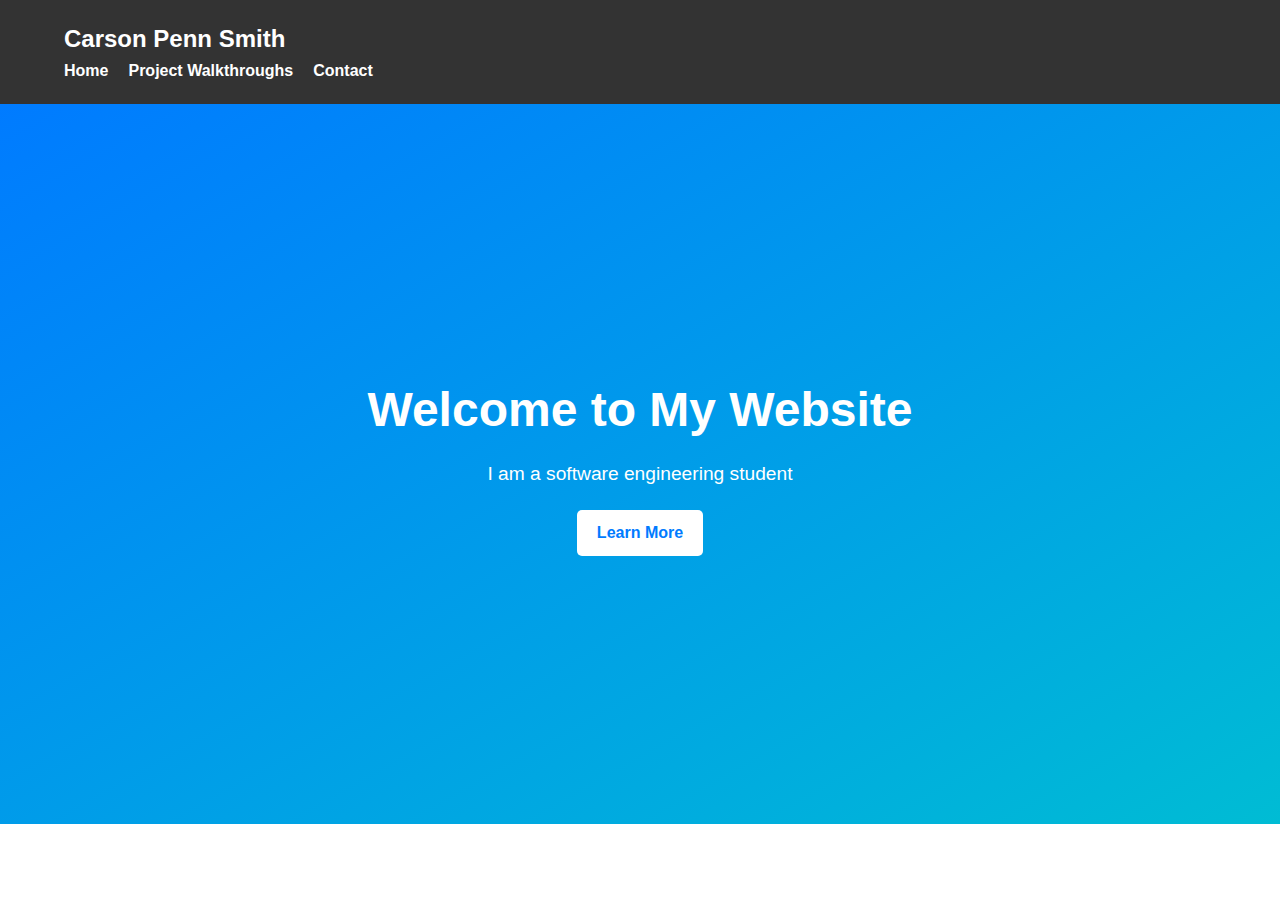
<file: index.html>
<!DOCTYPE html>
<html lang="en">
<head>
  <meta charset="UTF-8">
  <meta name="viewport" content="width=device-width, initial-scale=1.0">
  <title>Carson Smith Portfolio</title>
  <link rel="stylesheet" href="homepage/styles.css">
</head>
<body>
  <header class="header">
    <div class="container">
      <h1 class="logo">Carson Penn Smith</h1>
      <nav class="menu">
        <ul class="menu-list">
          <li><a href="index.html">Home</a></li>
          <li><a href="homepage/video.html">Project Walkthroughs</a></li>
          <li><a href="homepage/contact.html">Contact</a></li>
        </ul>
      </nav>
    </div>
  </header>

  <section class="hero">
    <div class="hero-content">
      <h2>Welcome to My Website</h2>
      <p>I am a software engineering student </p>
      <a href="#about" class="btn">Learn More</a>
    </div>
  </section>
</body>
</html>
</file>
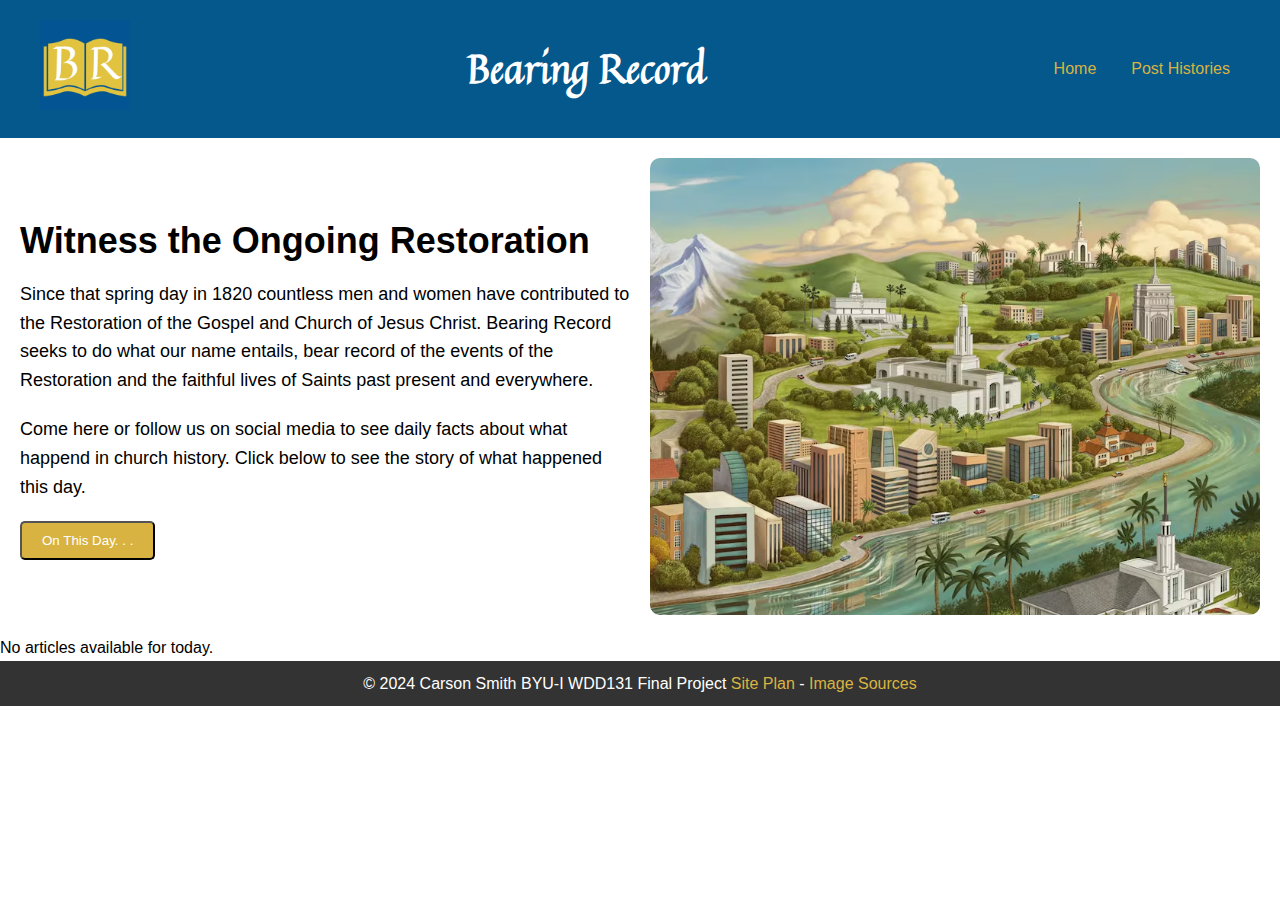
<file: bearingrecord/index.html>
<!DOCTYPE html>
<html lang="en">
<head>
  <meta charset="UTF-8">
  <meta name="viewport" content="width=device-width, initial-scale=1.0">
  <title>Bearing Record</title>
  <link rel="stylesheet" href="styles.css">
  

</head>
<body>
  <!-- Header Section -->
  <header>
    <div class="container">
       <a href="index.html"><img class="logo" src="assets/R.png" alt="Logo image gold with blue background"/></a>
      <h1>Bearing Record</h1>
      <nav>
        <ul id="nav-links">
          <li><a href="index.html">Home</a></li>
          <li><a href="postHistory.html">Post Histories</a></li>
        </ul>
        <button id="toggle-nav">☰</button>
      </nav>
    </div>
  </header>

  <!-- Hero Section --><section class="hero">
  <div class="hero-content">
    <h2>Witness the Ongoing Restoration</h2>
    <p>Since that spring day in 1820 countless men and women have contributed to the Restoration of the Gospel and Church of Jesus Christ. Bearing Record seeks to do what our name entails, bear record of the events of the Restoration and the faithful lives of Saints past present and everywhere.</p>
    <p>Come here or follow us on social media to see daily facts about what happend in church history. Click below to see the story of what happened this day.</p>
    <button class="btn" onclick="window.location.href='#article-container'">On This Day. . .</button>
  </div>
  <div class="hero-image">
    <img src="assets/saintsv4.avif" alt="Hero">
  </div>
</section>
  <!-- daily post area -->
      <div id="article-container"></div>


  <!-- Footer -->
  <footer>
    <p>&copy; 2024 Carson Smith BYU-I WDD131 Final Project <a href="site-plan.html">Site Plan</a> - <a href="https://www.churchofjesuschrist.org/media?lang=eng">Image Sources</a></p>
  </footer>

  <script type="module" src="final.js"></script>


</body>
</html>
</file>
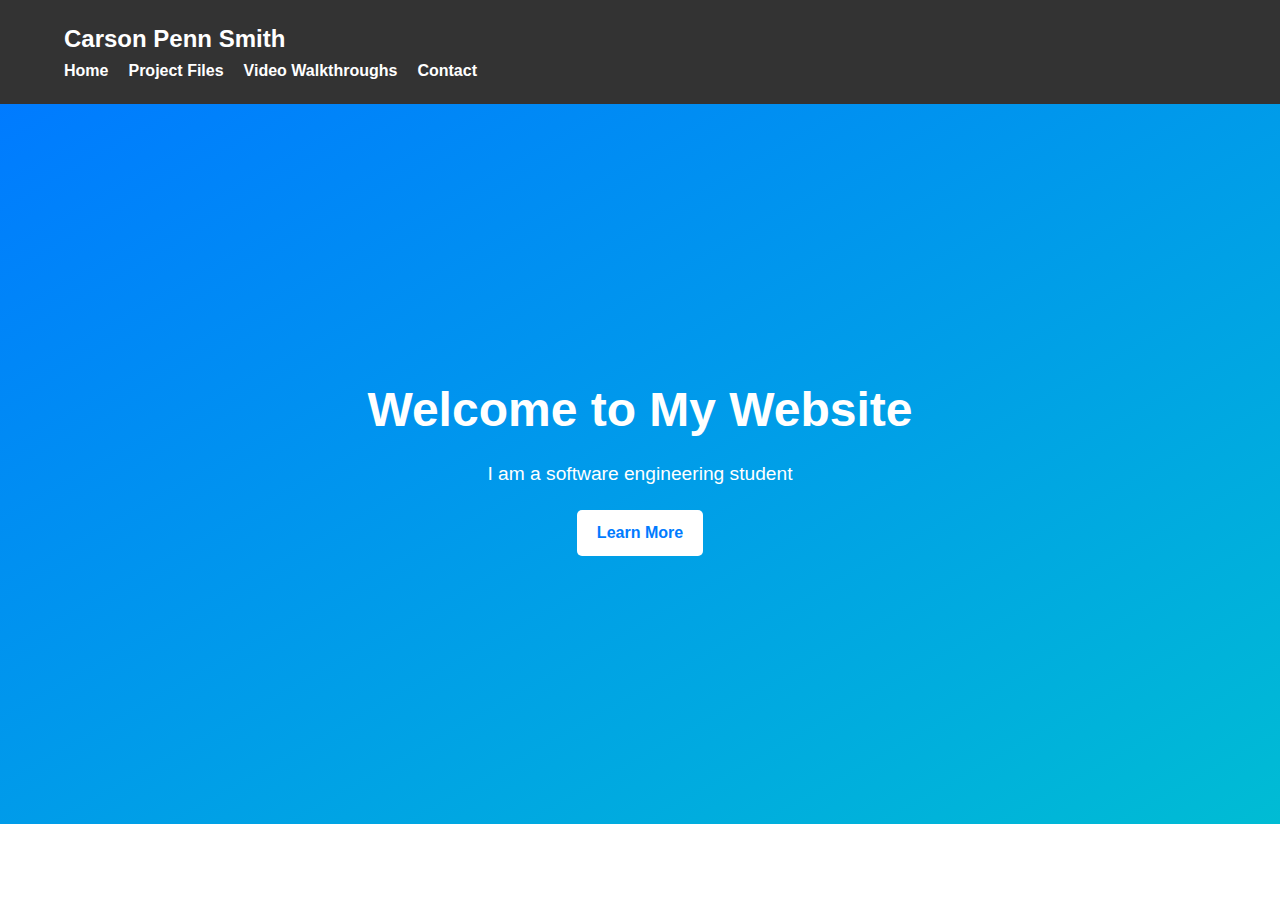
<file: homepage/index.html>
<!DOCTYPE html>
<html lang="en">
<head>
  <meta charset="UTF-8">
  <meta name="viewport" content="width=device-width, initial-scale=1.0">
  <title>Carson Smith Portfolio</title>
  <link rel="stylesheet" href="styles.css">
</head>
<body>
  <header class="header">
    <div class="container">
      <h1 class="logo">Carson Penn Smith</h1>
      <nav class="menu">
        <ul class="menu-list">
          <li><a href="index.html">Home</a></li>
          <li><a href="project.html">Project Files</a></li>
          <li><a href="video.html">Video Walkthroughs</a></li>
          <li><a href="contact.html">Contact</a></li>
        </ul>
      </nav>
    </div>
  </header>

  <section class="hero">
    <div class="hero-content">
      <h2>Welcome to My Website</h2>
      <p>I am a software engineering student </p>
      <a href="#about" class="btn">Learn More</a>
    </div>
  </section>
</body>
</html>
</file>
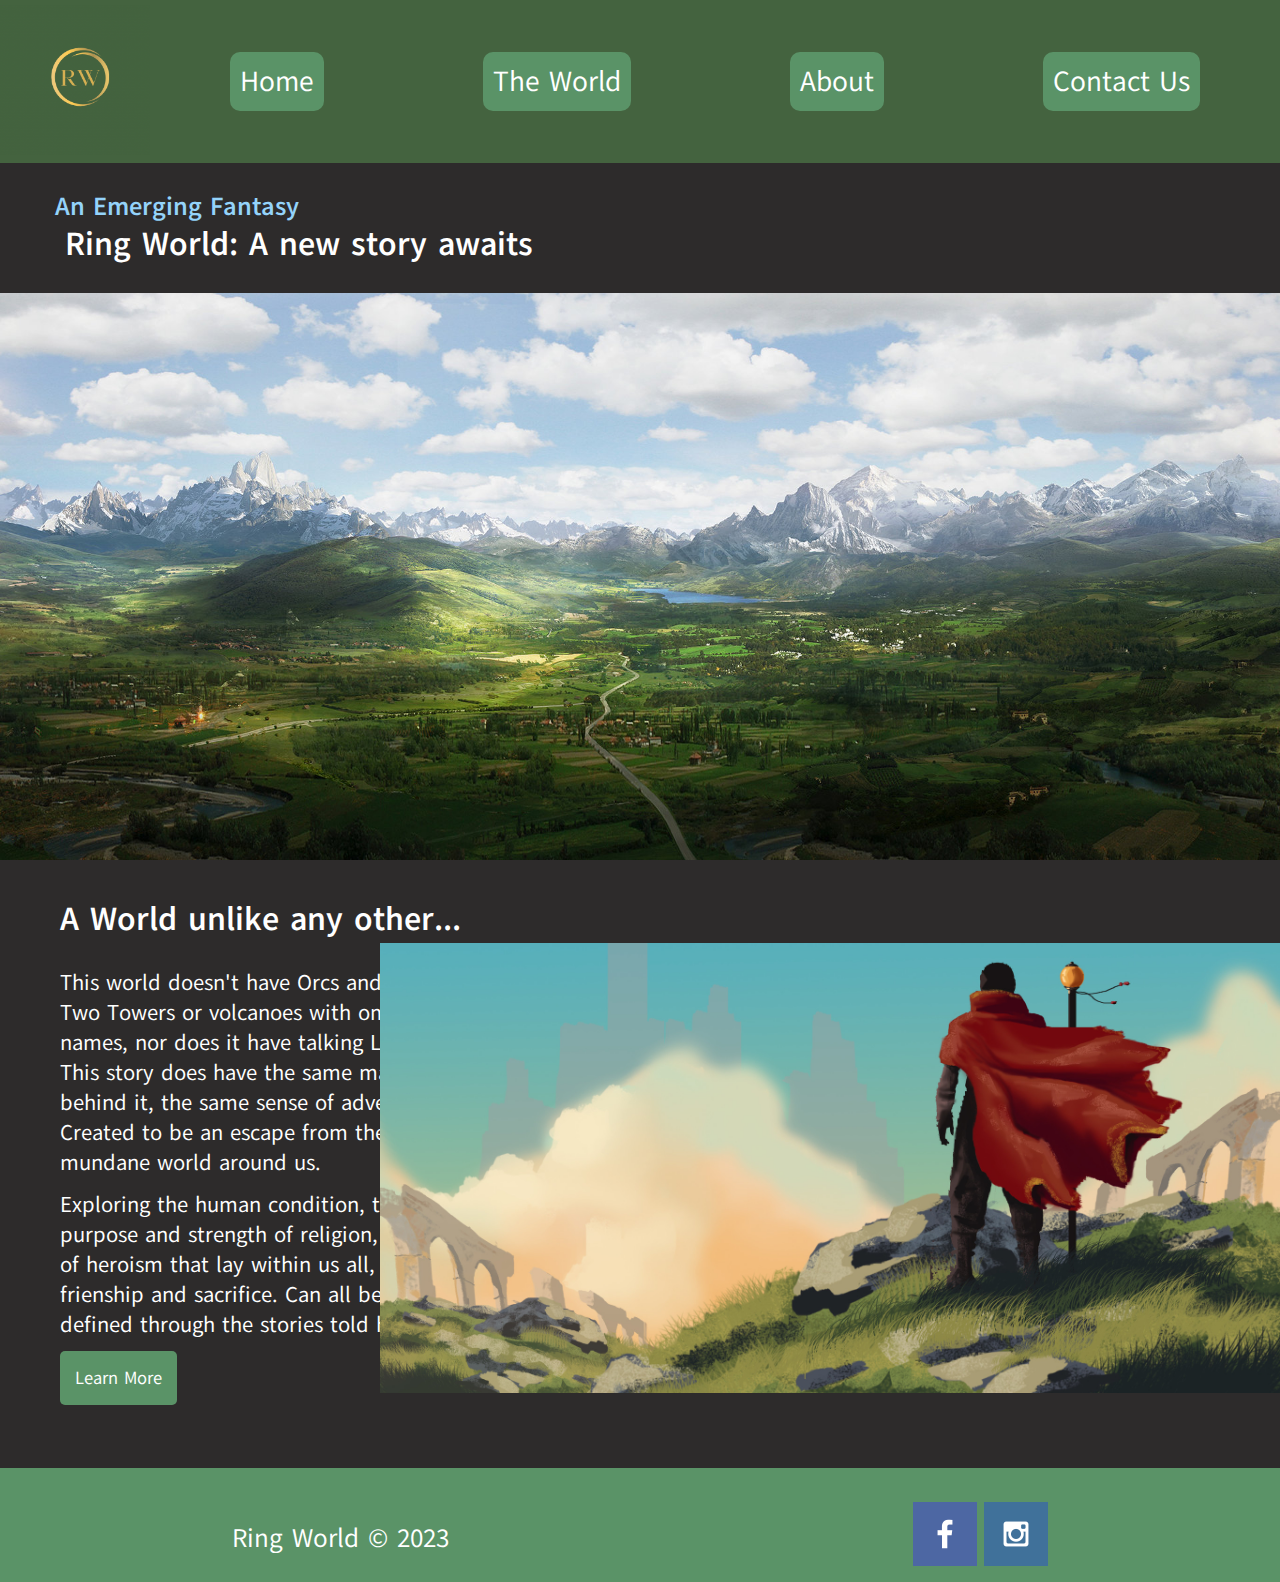
<file: RingWorld/index.html>
<!DOCTYPE html>
<html lang="en">
<head>
    <meta charset="UTF-8">
    <meta name="viewport" content="width=device-width, initial-scale=1.0">
    <link rel="stylesheet" href="styles/style.css">
    <title>Ring World | Fantasy Stories | New Stories | Magic</title>
</head>
<body>
    <div id="content">
<header>
                <a class="logo_link" href="index.html">
                <img class="logo" src="images/Ring World.png" alt="RingWorldLogo">
                </a>
                <nav>
                    <a href="index.html">Home</a>
                    <a href="world.html">The World</a>
                    <a href="about.html">About</a>
                    <a href="contactus.html">Contact Us</a>
                </nav>
</header>
<div id="hero">
  <h3 id="hero-h3">An Emerging Fantasy</h3>
  <h2 id="hero-h2">Ring World: A new story awaits</h2>
  <img src="images/hero-img.jpeg" alt="arial view of a valley with a settlement " id="img-hero">

</div>
<div id="paragraph">
  <div id="text-container">
  <h2 id="para-h2">A World unlike any other...</h2>
  <p id="para-msg">This world doesn't have Orcs and Elves, Two Towers or volcanoes with ominous names, nor does it have talking Lions! This story does have the same magic behind it, the same sense of adventure. Created to be an escape from the mundane world around us.</p> 
  <p id="para-msg2">Exploring the human condition, the purpose and strength of religion, traits of heroism that lay within us all, frienship and sacrifice. Can all be defined through the stories told here. </p>
    <a id="lm" href="world.html">Learn More</a>
  </div>
    <img id="para-img" src="images/home_page_knight_image.jpeg" alt="image of a knight standing amongst ancient ruins">
</div>

<footer>
  <p><a class="logo_link" href="index.html">Ring World</a> &copy; 2023 </p>
  <!-- <p><a href="site-plan.html">Site Plan</a></p> -->
  <!-- haven't made contactus page yet -->
  <!-- beginning of social -->
  <div class="social">
      <a href="https://facebook.com" target="_blank">
          <img src="images/facebook.png" alt="fb icon">
      </a>
      <a href="https://instagram.com" target="_blank">
          <img src="images/instagram.png" alt="instagram icon">
      </a>
  </div>
</footer>
 </div>
</body>
</html>
</file>
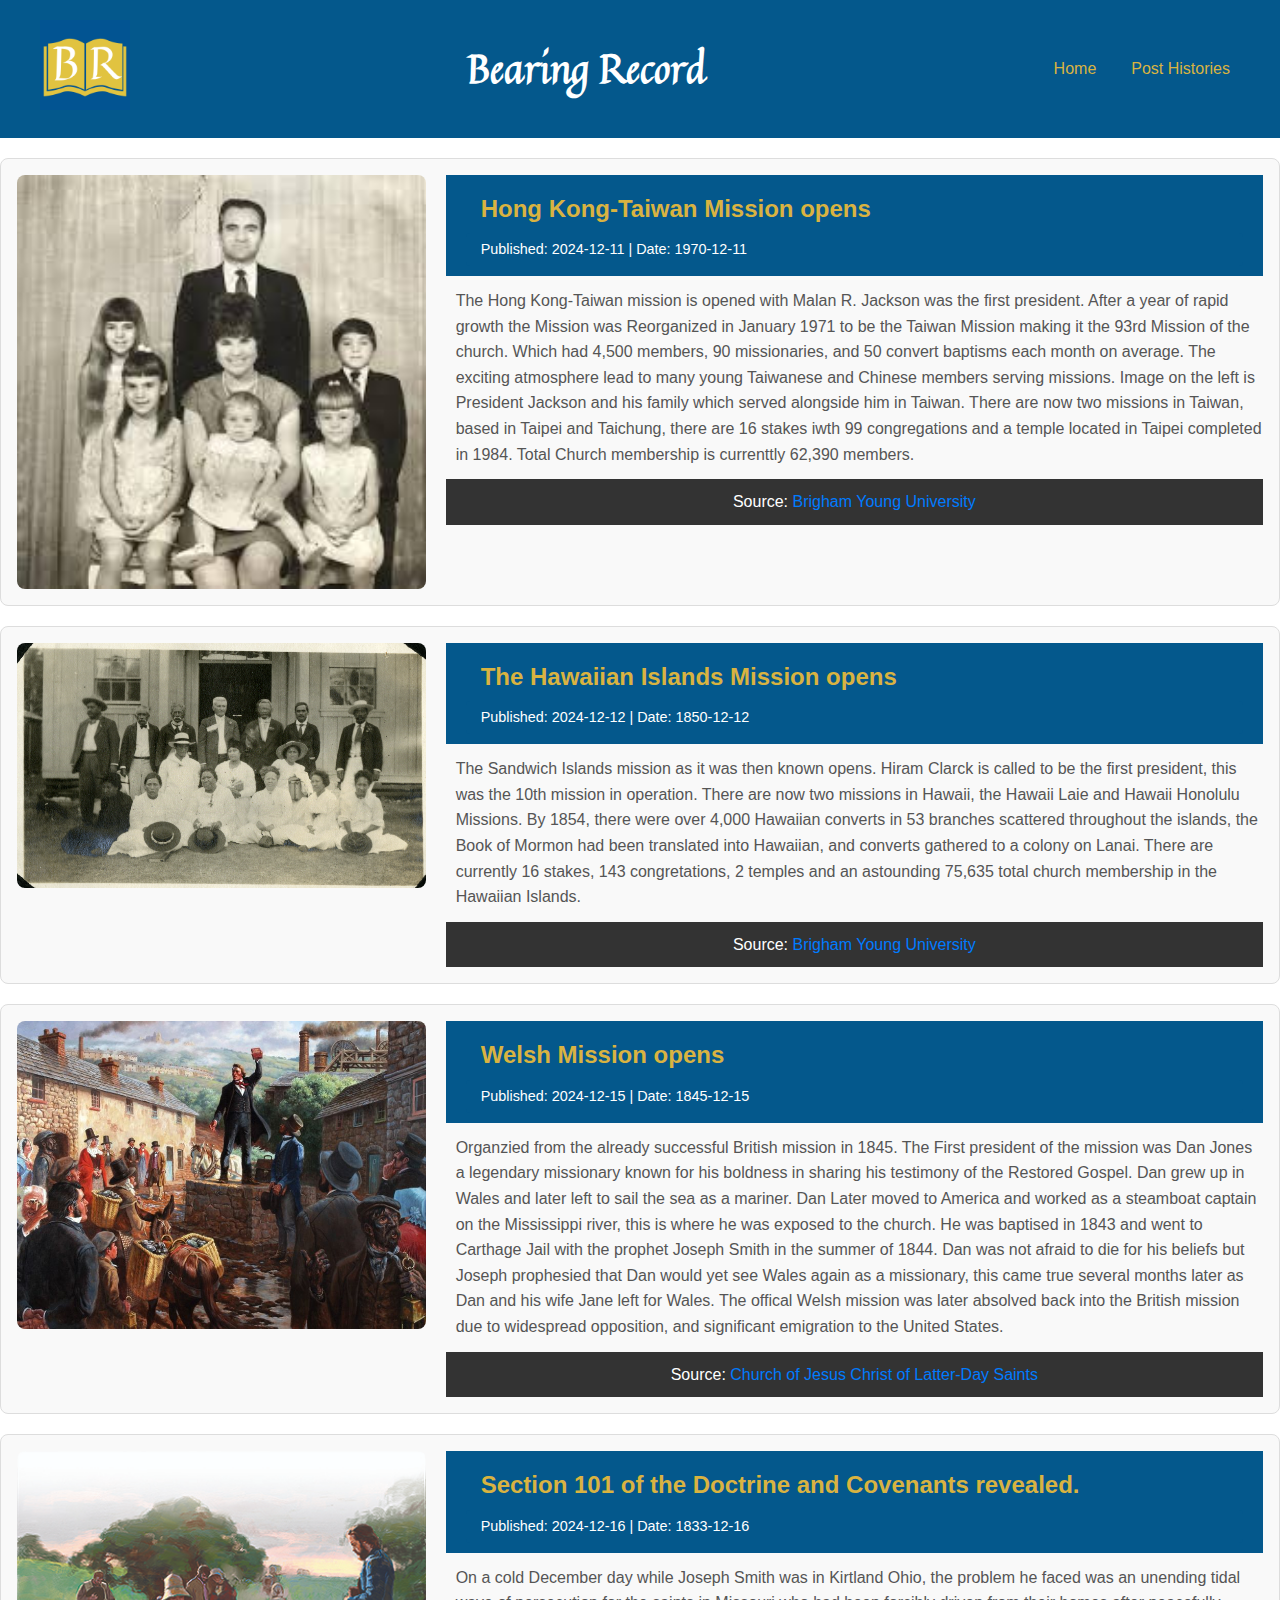
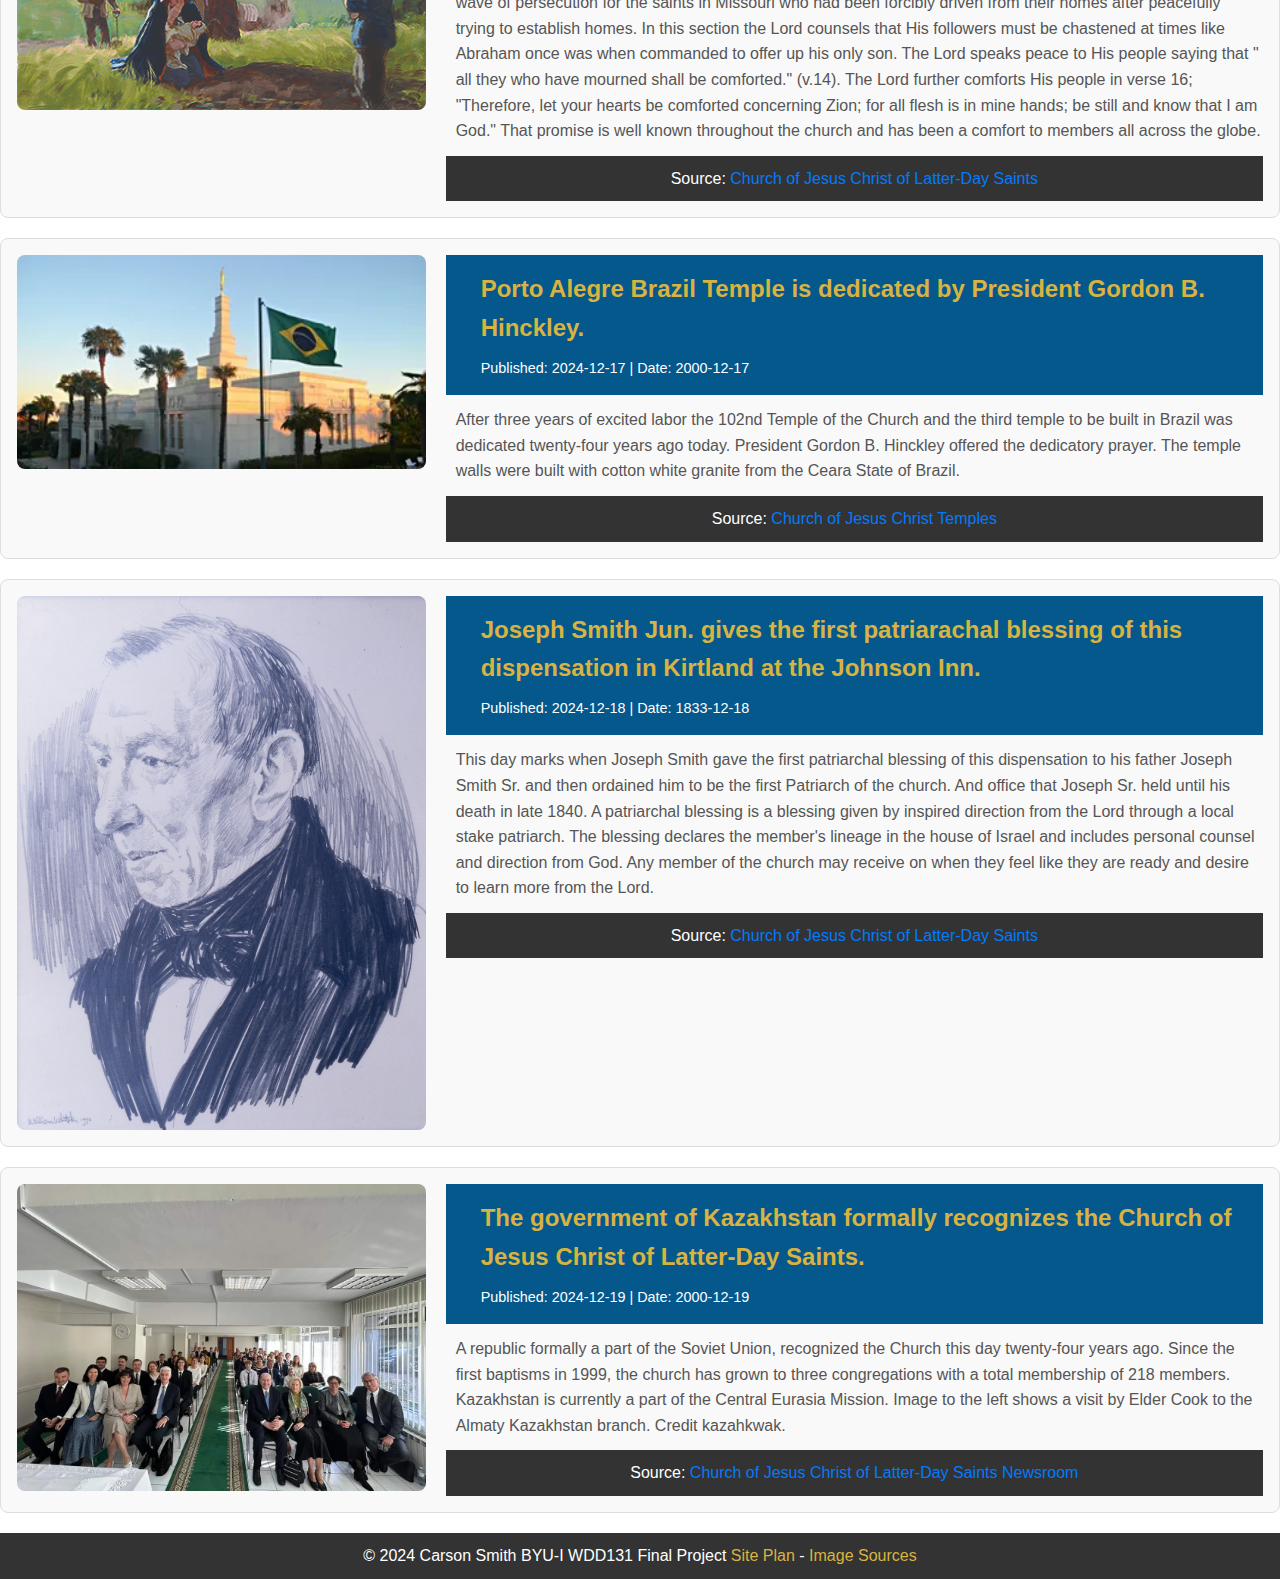
<file: bearingrecord/postHistory.html>
<!DOCTYPE html>
<html lang="en">
<head>
    <meta charset="UTF-8">
    <meta name="viewport" content="width=device-width, initial-scale=1.0">
    <title>Published Posts</title>
    <link rel="stylesheet" href="styles.css">
    
</head>
<body>
      <!-- Header Section -->
  <header>
    <div class="container">
       <a href="index.html"><img class="logo" src="assets/R.png" alt="Logo image gold with blue background"/></a>
      <h1>Bearing Record</h1>
      <nav>
        <ul id="nav-links">
          <li><a href="index.html">Home</a></li>
          <li><a href="postHistory.html">Post Histories</a></li>
        </ul>
        <button id="toggle-nav">☰</button>
      </nav>
    </div>
  </header>

    <main>
        <div id="article-container">
            <!-- Posts will be dynamically inserted here -->
        </div>
    </main>

    <footer>
      <p>&copy; 2024 Carson Smith BYU-I WDD131 Final Project <a href="site-plan.html">Site Plan</a> - <a href="https://www.churchofjesuschrist.org/media?lang=eng">Image Sources</a></p>
    </footer>    

  <script type="module" src="allposts.js" defer></script>
</body>
</html>
</file>
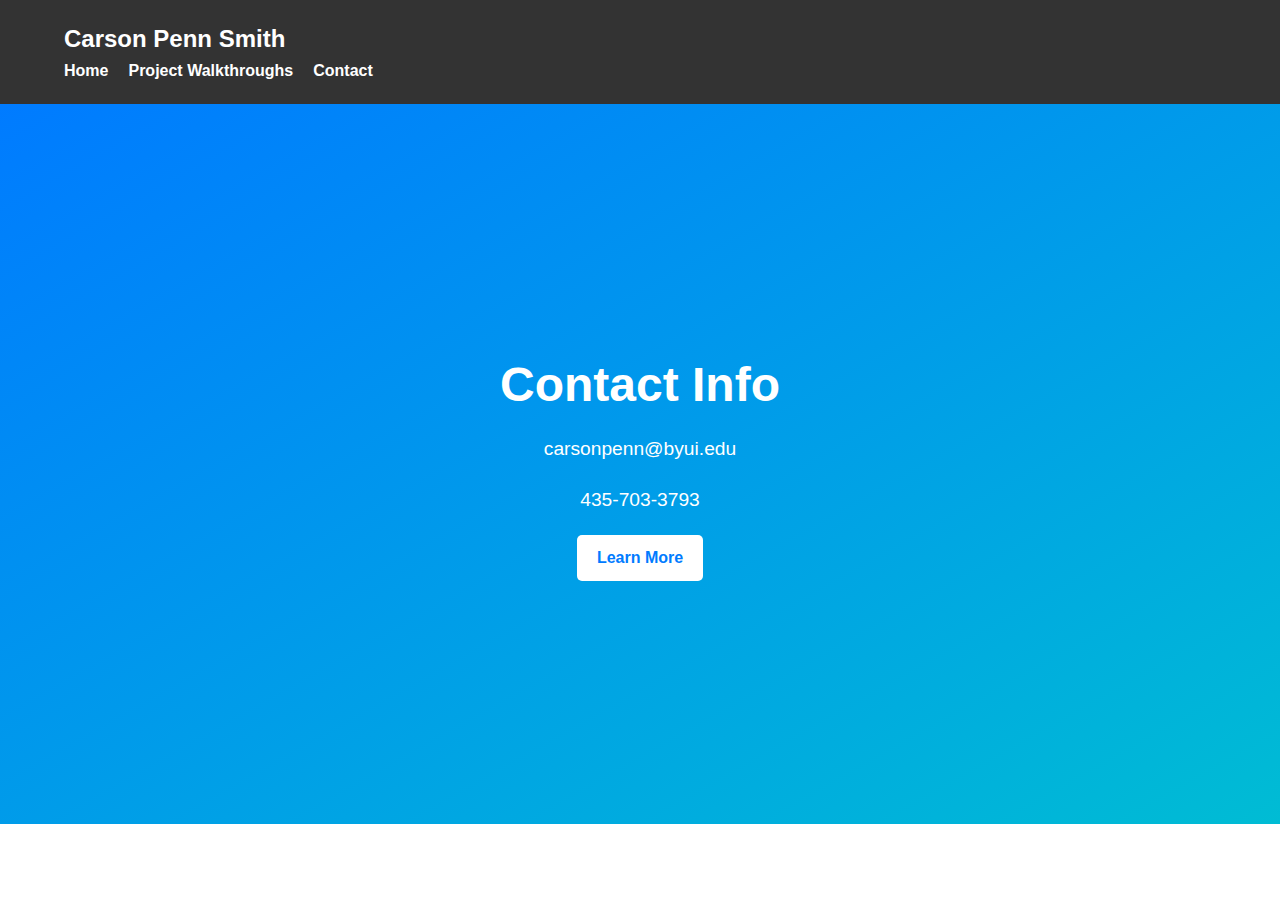
<file: homepage/contact.html>
<!DOCTYPE html>
<html lang="en">
<head>
  <meta charset="UTF-8">
  <meta name="viewport" content="width=device-width, initial-scale=1.0">
  <title>Carson Smith Portfolio</title>
  <link rel="stylesheet" href="styles.css">
</head>
<body>
  <header class="header">
    <div class="container">
      <h1 class="logo">Carson Penn Smith</h1>
      <nav class="menu">
        <ul class="menu-list">
          <li><a href="index.html">Home</a></li>
          <li><a href="project.html">Project Walkthroughs</a></li>
          <li><a href="contact.html">Contact</a></li>
        </ul>
      </nav>
    </div>
  </header>

  <section class="hero">
    <div class="hero-content">
      <h2>Contact Info</h2>
      <p>carsonpenn@byui.edu</p>
      <p>435-703-3793</p>
      <a href="#about" class="btn">Learn More</a>
    </div>
  </section>
</body>
</html>
</file>
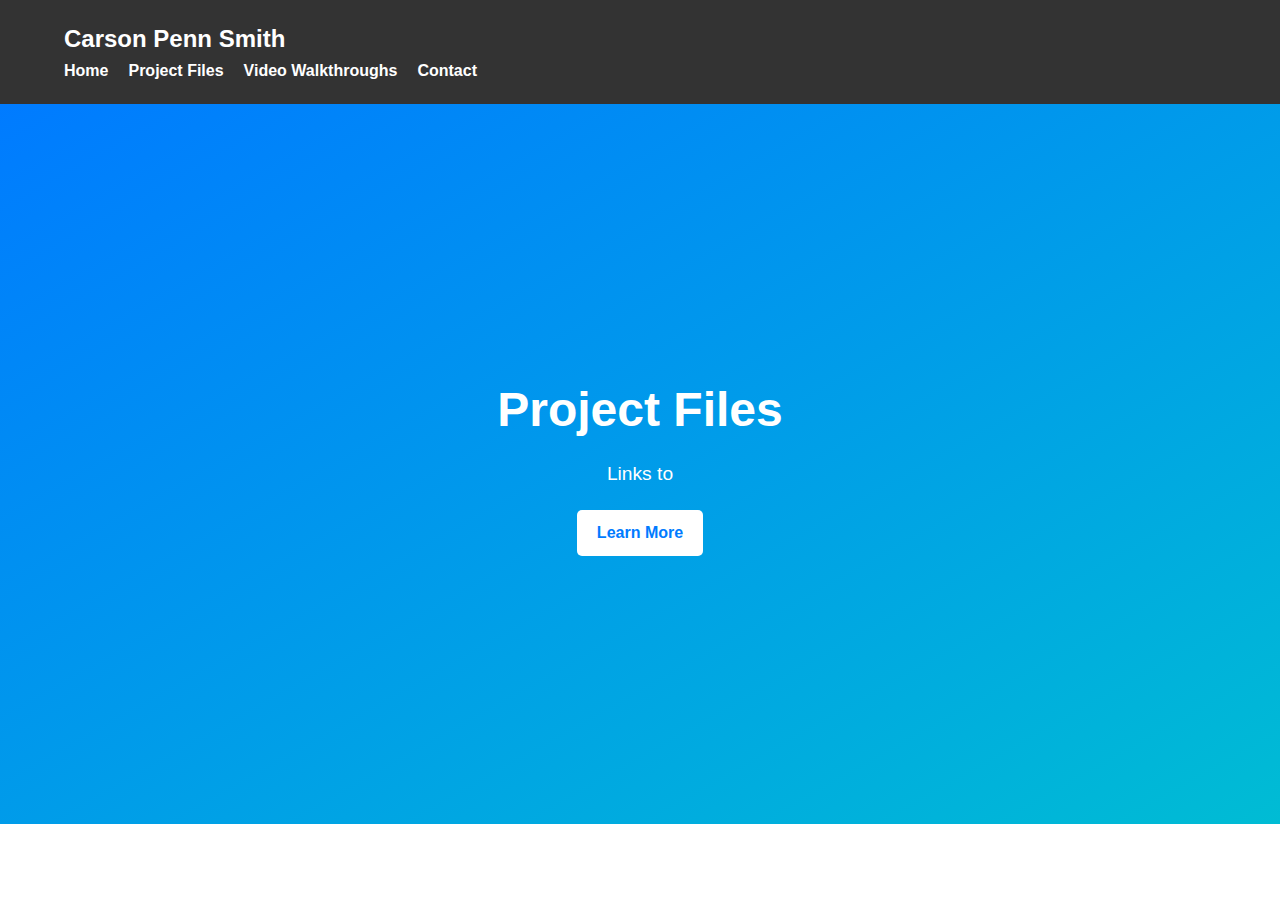
<file: homepage/project.html>
<!DOCTYPE html>
<html lang="en">
<head>
  <meta charset="UTF-8">
  <meta name="viewport" content="width=device-width, initial-scale=1.0">
  <title>Carson Smith Portfolio</title>
  <link rel="stylesheet" href="styles.css">
</head>
<body>
  <header class="header">
    <div class="container">
      <h1 class="logo">Carson Penn Smith</h1>
      <nav class="menu">
        <ul class="menu-list">
          <li><a href="index.html">Home</a></li>
          <li><a href="project.html">Project Files</a></li>
          <li><a href="video.html">Video Walkthroughs</a></li>
          <li><a href="contact.html">Contact</a></li>
        </ul>
      </nav>
    </div>
  </header>

  <section class="hero">
    <div class="hero-content">
      <h2>Project Files</h2>
      <p>Links to</p>
      <a href="#about" class="btn">Learn More</a>
    </div>
  </section>
</body>
</html>
</file>
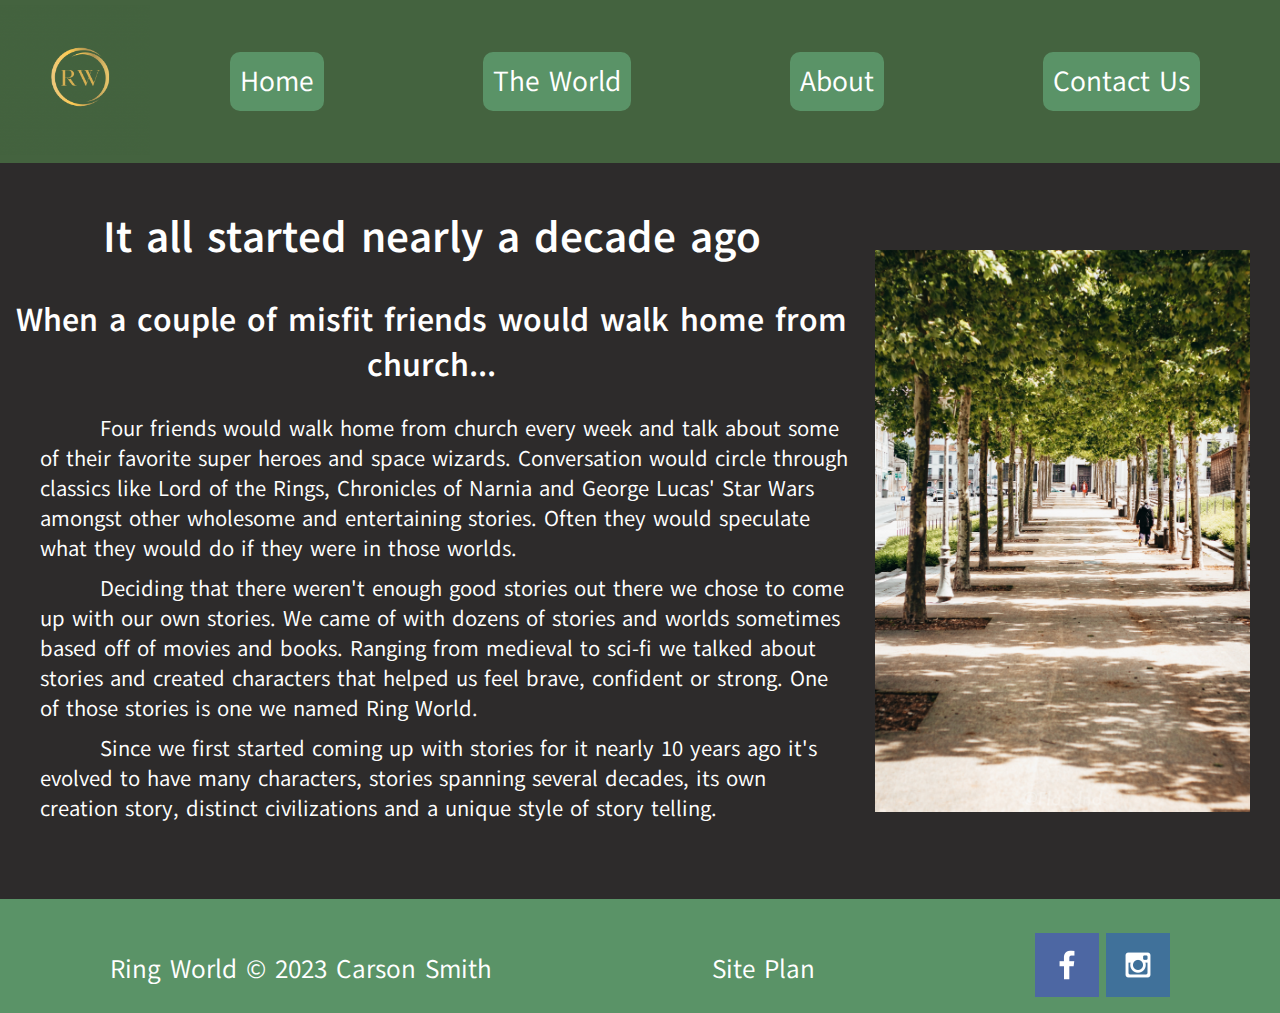
<file: RingWorld/about.html>
<!DOCTYPE html>
<html lang="en">
<head>
    <meta charset="UTF-8">
    <meta name="viewport" content="width=device-width, initial-scale=1.0">
    <link rel="stylesheet" href="styles/style.css">
    <title>Ring World | How it began | Humble beginnings</title>
</head>
<body>
<div id="content">
<header>
                <a class="logo_link" href="index.html">
                <img class="logo" src="images/Ring World.png" alt="RingWorldLogo">
                </a>
                <nav>
                    <a href="index.html">Home</a>
                    <a href="world.html">The World</a>
                    <a href="about.html">About</a>
                    <a href="contactus.html">Contact Us</a>
                </nav>

</header>
<div id="halfnhalf">
    <div class="left">
    <h1 class="h2cu">It all started nearly a decade ago</h1>
    <h2 class="h2cu">When a couple of misfit friends would walk home from church...</h2>
    <p class="p-ab">Four friends would walk home from church every week and  talk about some of their favorite super heroes and space wizards. Conversation would circle through classics like Lord of the Rings, Chronicles of Narnia and George Lucas' Star Wars amongst other wholesome and entertaining stories. Often they would speculate what they would do if they were in those worlds.</p>
    <p class="p-ab">Deciding that there weren't enough good stories out there we chose to come up with our own stories. We came of with dozens of stories and worlds sometimes based off of movies and books. Ranging from medieval to sci-fi we talked about stories and created characters that helped us feel brave, confident or strong. One of those stories is one we named Ring World. </p>
    <p class="p-ab">Since we first started coming up with stories for it nearly 10 years ago it's evolved to have many characters, stories spanning several decades, its own creation story, distinct civilizations and a unique style of story telling. </p>
   </div>
   <div class="right">
    <img class="about-img" src="images/sidewalk.jpg" alt="sidewalk">
    </div>
</div>
</div>
<footer>
  <p><a class="logo_link" href="index.html">Ring World</a> &copy; 2023 Carson Smith</p>
  <p><a href="site-plan.html">Site Plan</a></p>
  <!-- haven't made contactus page yet -->
  <!-- beginning of social -->
  <div class="social">
      <a href="https://facebook.com" target="_blank">
          <img src="images/facebook.png" alt="fb icon">
      </a>
      <a href="https://instagram.com" target="_blank">
          <img src="images/instagram.png" alt="instagram icon">
      </a>
  </div>
</footer>
</body>
</html>
</file>
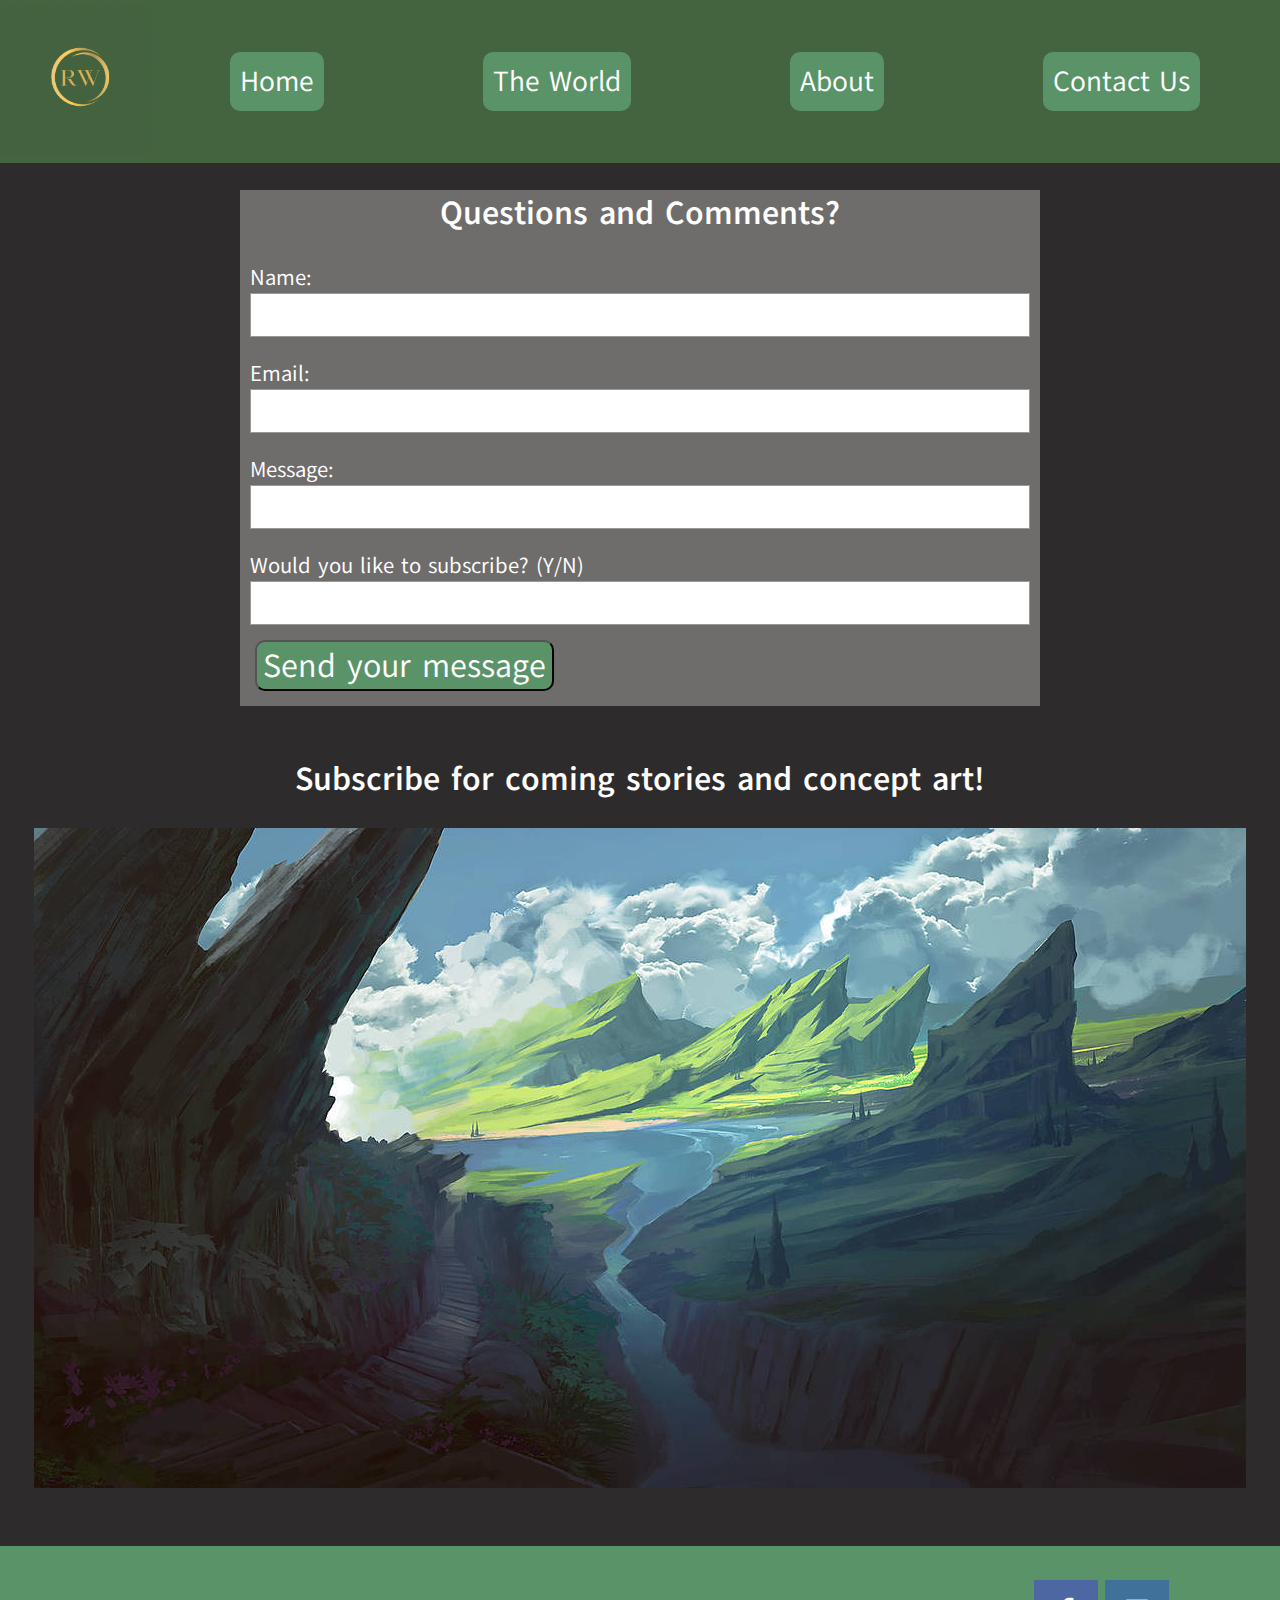
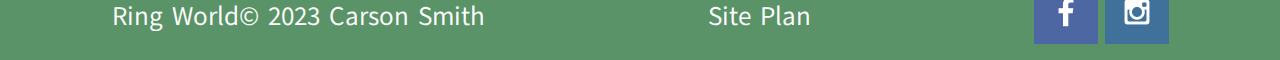
<file: RingWorld/contactus.html>
<!DOCTYPE html>
<html lang="en">
<head>
    <meta charset="UTF-8">
    <meta name="viewport" content="width=device-width, initial-scale=1.0">
    <link rel="stylesheet" href="styles/style.css">
    <title>Ring World | Contact Us | Discussion</title>
</head>
<body>
    <div id="content">
        <header>
            <a class="logo_link" href="index.html">
                <img class="logo" src="images/Ring World.png" alt="RingWorldLogo">
            </a>
            <nav>
                <a href="index.html">Home</a>
                <a href="world.html">The World</a>
                <a href="about.html">About</a>
                <a href="contactus.html">Contact Us</a>
            </nav>
        </header>

        <form class="info" action="/my-handling-form-page" method="post">
            <ul>
                <li><h2 class="h2cu">Questions and Comments?</h2></li>
                <li>
                    <label for="user_name">Name:</label>
                    <input type="text" id="user_name" name="user_name" class="name">
                </li>
                <li>
                    <label for="user_email">Email:</label>
                    <input type="email" id="user_email" name="user_email" class="mail">
                </li>
                <li>
                    <label for="user_message">Message:</label>
                    <input type="text" id="user_message" name="user_message" class="message">
                </li>
                <li>
                    <label for="user_subscribe" class="list1 name">Would you like to subscribe? (Y/N)</label>
                    <input type="text" id="user_subscribe" name="user_subscribe" class="name">
                </li>
            </ul>    
            <div class="button">
                <button type="submit">Send your message</button>
            </div> 
        </form>

        <div class="bottom">
            <h2 class="h2ct">Subscribe for coming stories and concept art!</h2>
            <img class="bottomimg" src="images/contact.jpeg" alt="mountains">
        </div>

        <footer>
            <p><a class="logo_link" href="index.html">Ring World</a>&copy; 2023 Carson Smith</p>
            <p><a href="site-plan.html">Site Plan</a></p>
            <!-- beginning of social -->
            <div class="social">
                <a href="https://facebook.com" target="_blank">
                    <img src="images/facebook.png" alt="fb icon">
                </a>
                <a href="https://instagram.com" target="_blank">
                    <img src="images/instagram.png" alt="instagram icon">
                </a>
            </div>
        </footer>
    </div>
</body>
</html>
</file>
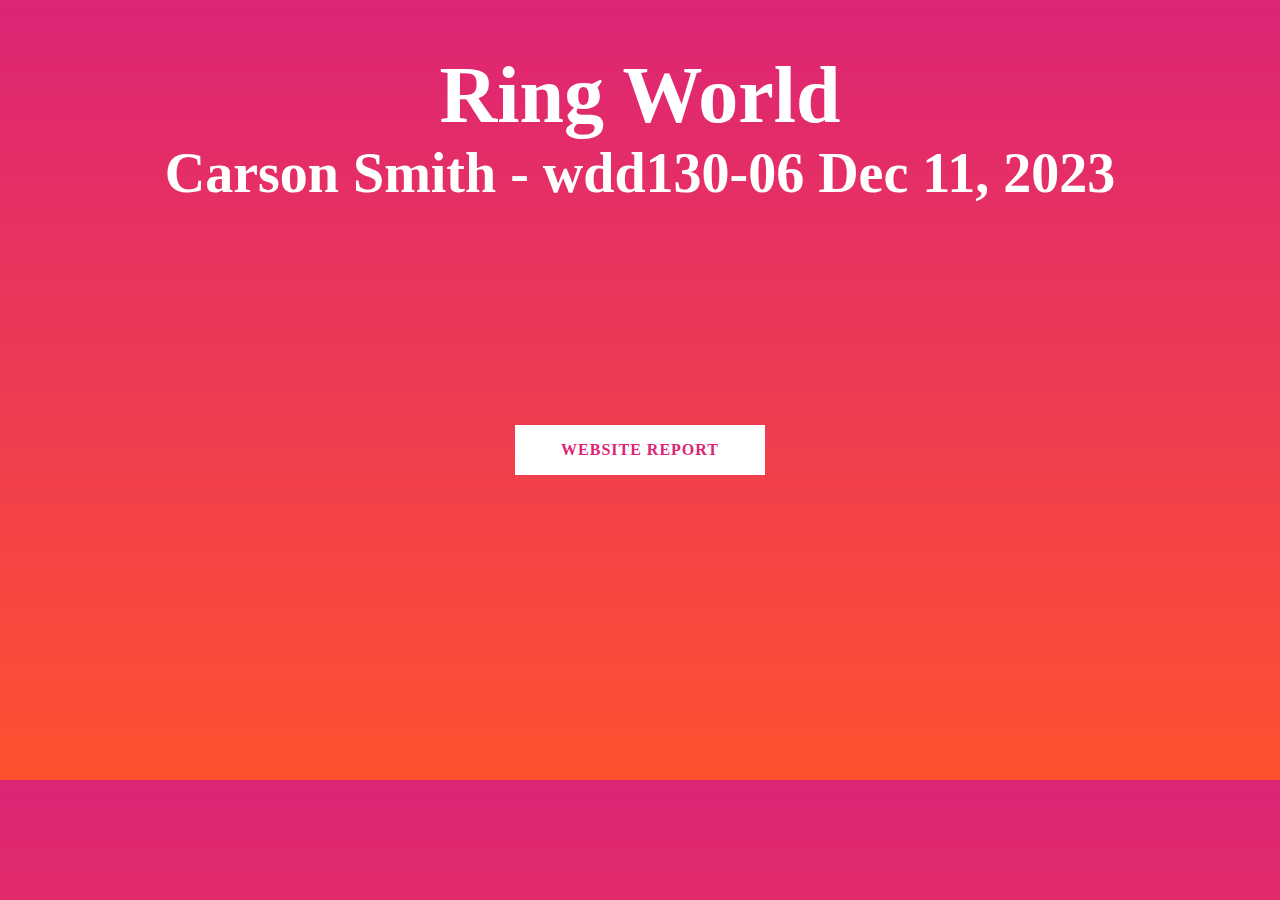
<file: RingWorld/final.html>
<!DOCTYPE html>
<html lang="en">
<head>
    <meta charset="UTF-8">
    <meta name="viewport" content="width=device-width, initial-scale=1.0">
    <link rel="stylesheet" href="styles/finalstyle.css">
    <link rel="stylesheet" href="styles/java.js">
    <title>Ring World | Final | Website Report</title>
</head>
<header>
    <!-- <a class="logo_link" href="index.html">
    <img class="logo" src="images/rwlogo_w.png" alt="RingWorldLogo">
    </a> -->
    <!-- <nav>
        <a href="index.html">Ring World Home Page</a>
        <a href="site-plan.html">Site Plan</a>
        
    </nav> -->
</header>
<body>
<div id="cover">
    <div>
        <h1 class="h1-f">Ring World</h1>
        <h2 class="h2-f">Carson Smith - wdd130-06 Dec 11, 2023</h2>
    </div>
    <div class="wrapper">
        <div class="link_wrapper">
          <a class="f-a" href="intro.html">Website Report</a>
          <div class="icon">
            <svg xmlns="http://www.w3.org/2000/svg" viewBox="0 0 268.832 268.832">
              <path d="M265.17 125.577l-80-80c-4.88-4.88-12.796-4.88-17.677 0-4.882 4.882-4.882 12.796 0 17.678l58.66 58.66H12.5c-6.903 0-12.5 5.598-12.5 12.5 0 6.903 5.597 12.5 12.5 12.5h213.654l-58.66 58.662c-4.88 4.882-4.88 12.796 0 17.678 2.44 2.44 5.64 3.66 8.84 3.66s6.398-1.22 8.84-3.66l79.997-80c4.883-4.882 4.883-12.796 0-17.678z"/>
            </svg>
          </div>
        </div>
        
      </div>
    <div id="gradient" />
  </div>
</div>
</body>
</html>
</file>
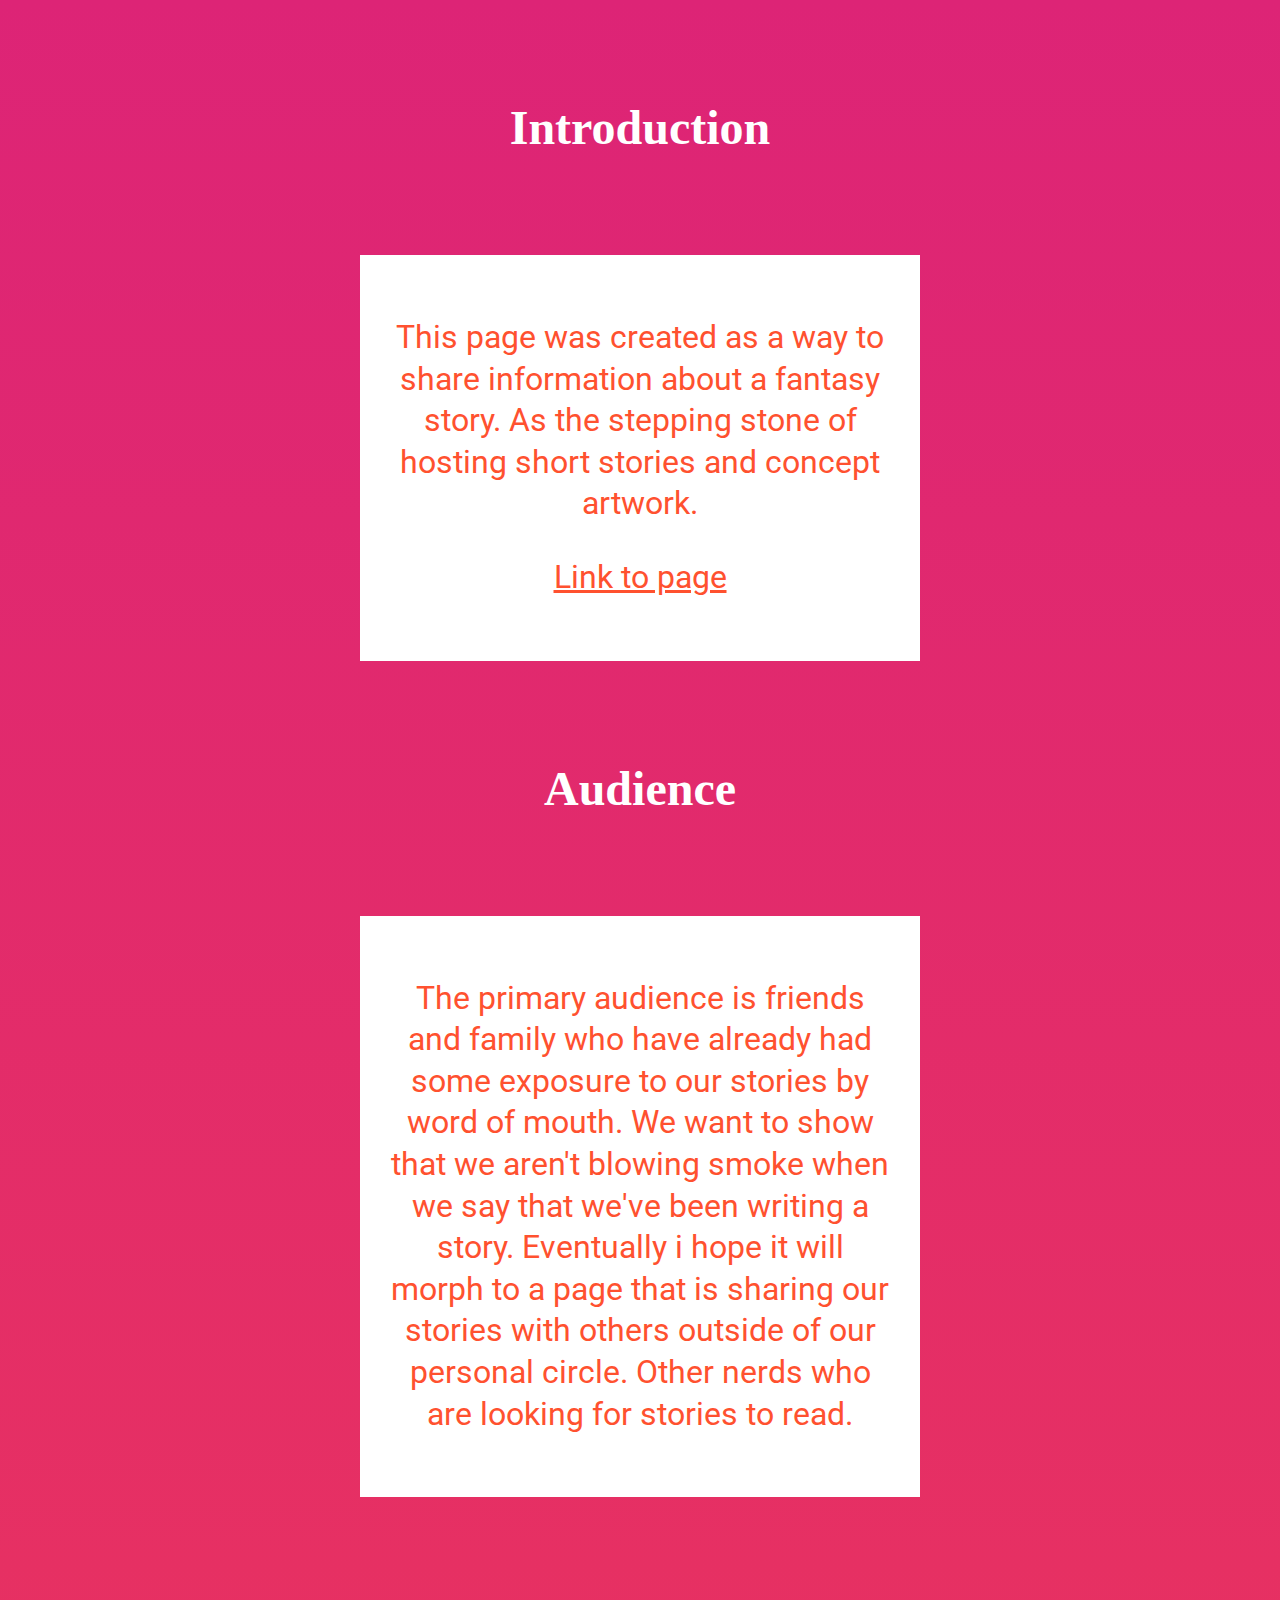
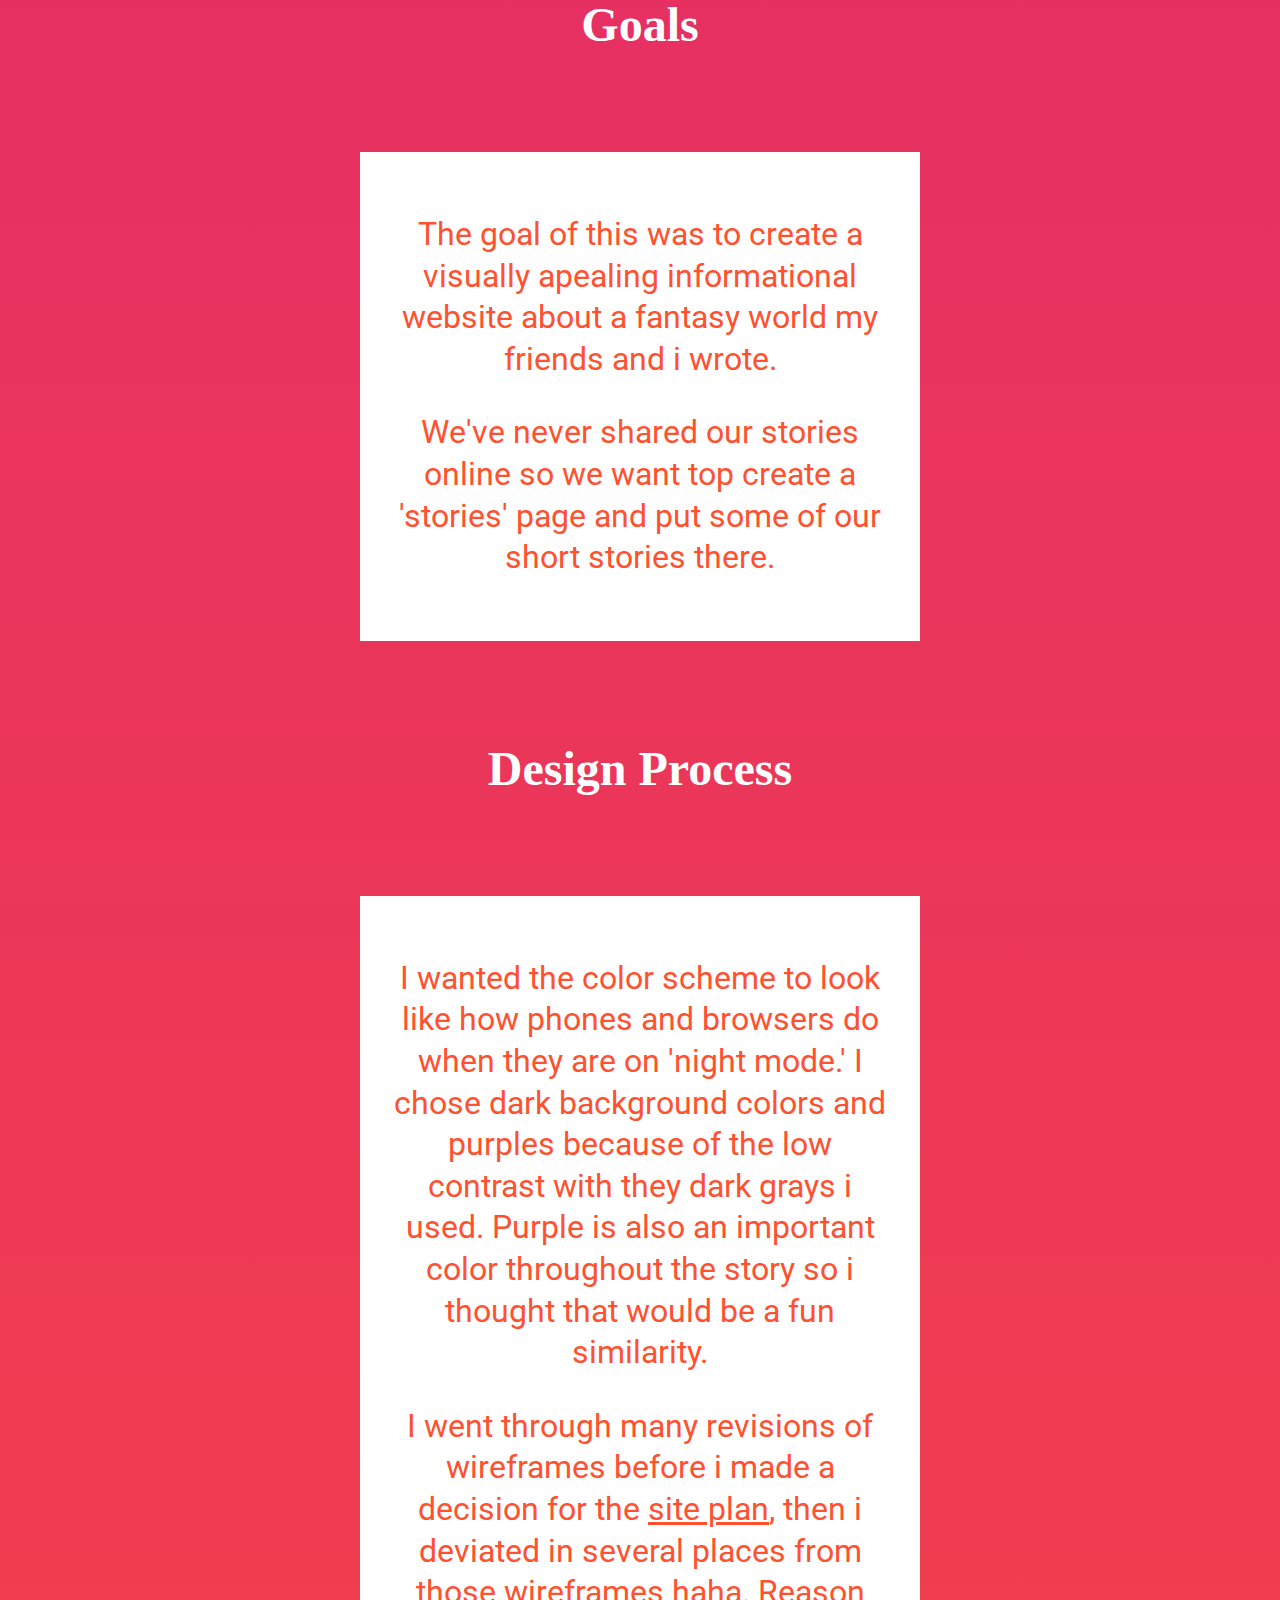
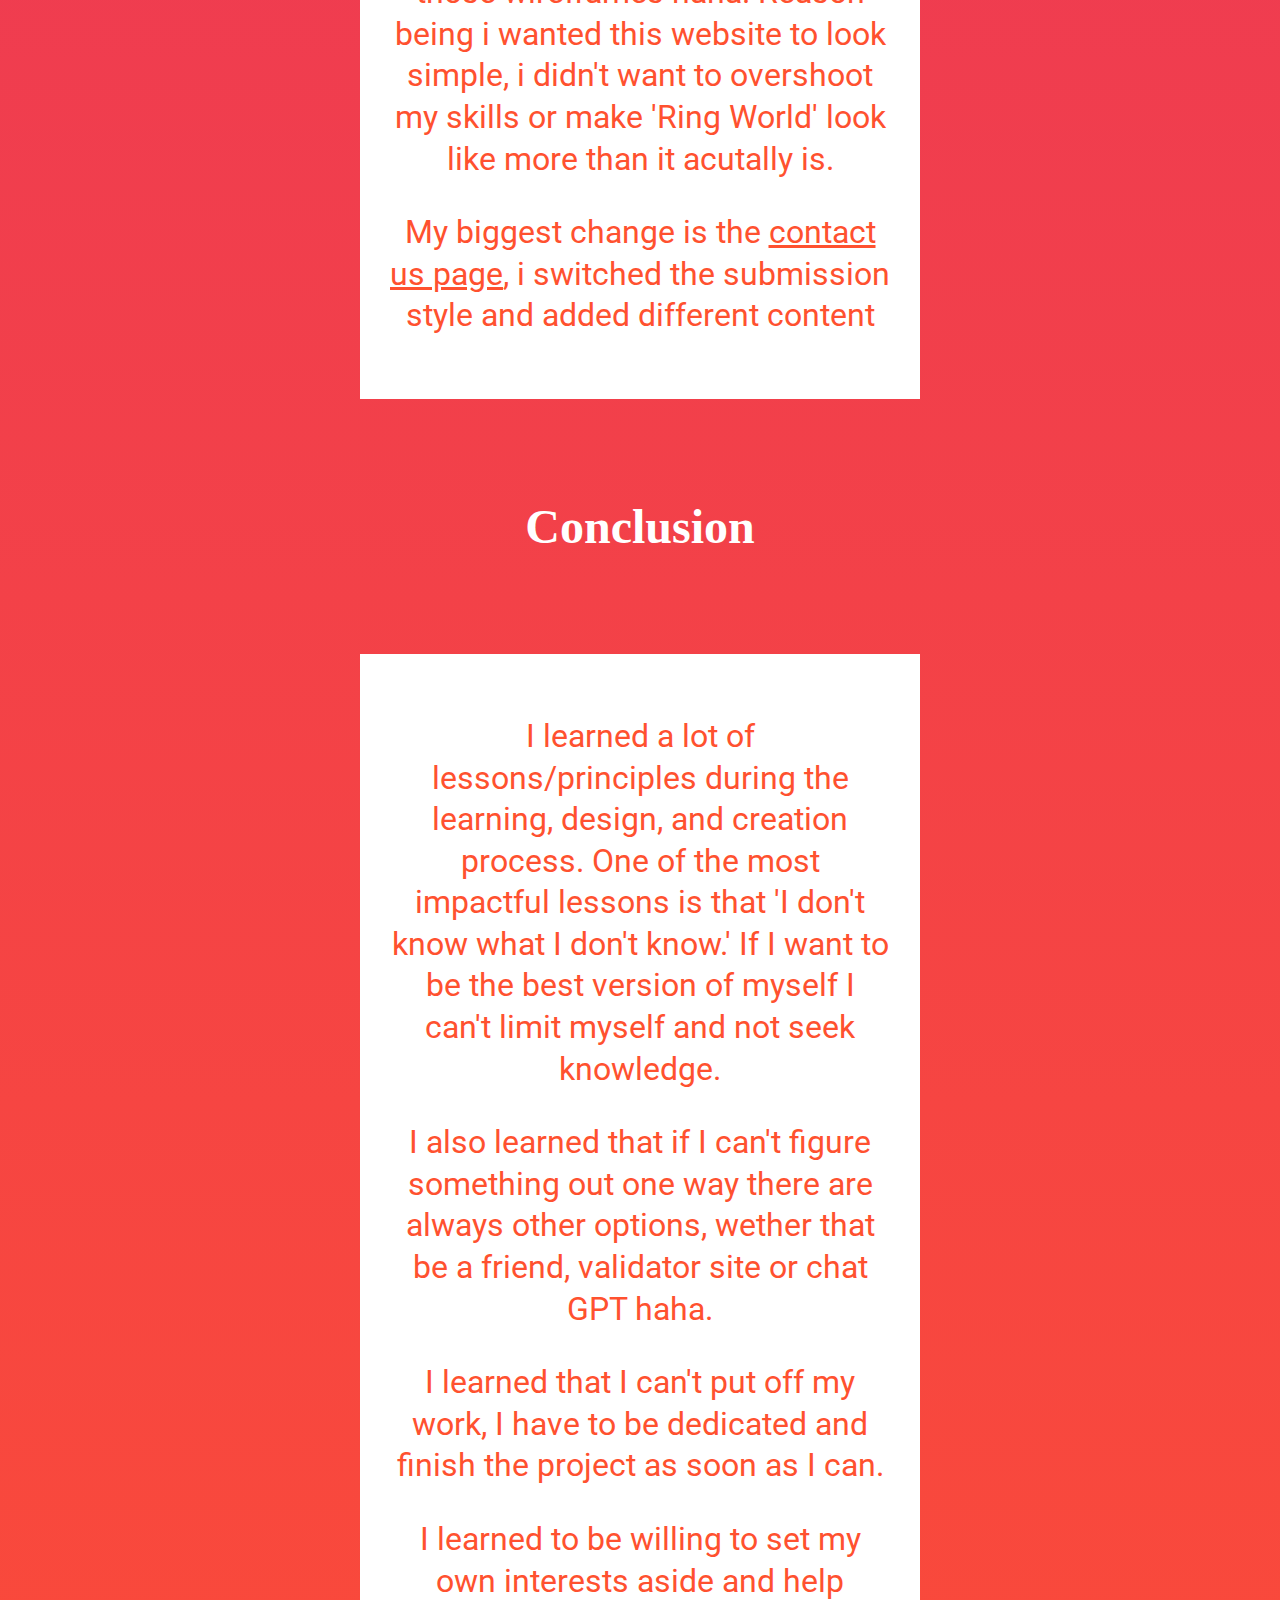
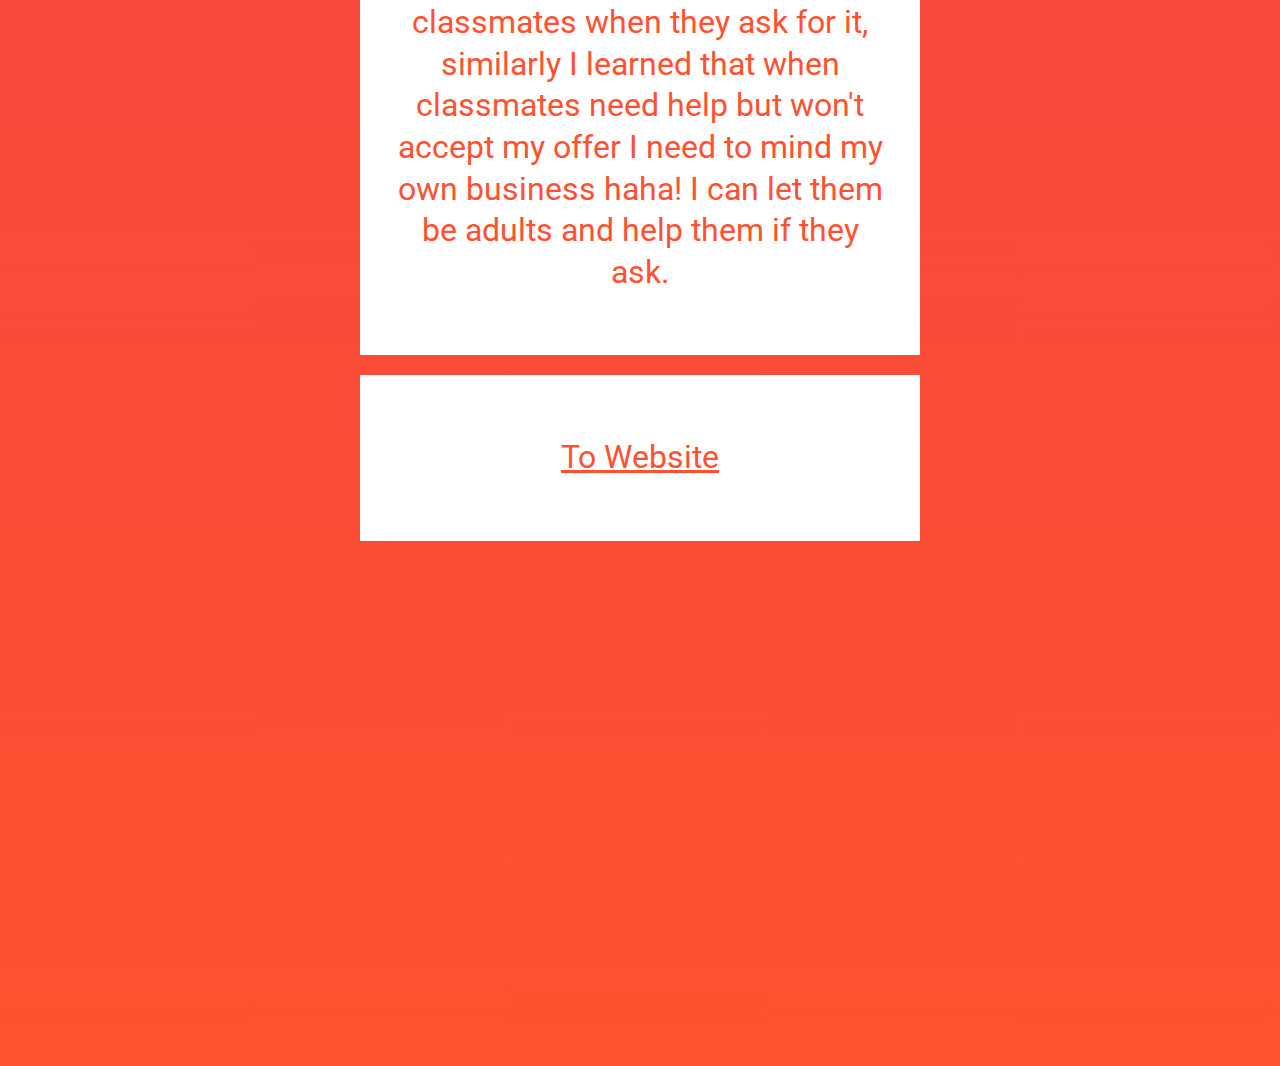
<file: RingWorld/intro.html>
<!DOCTYPE html>
<html lang="en">
<head>
    <meta charset="UTF-8">
    <meta name="viewport" content="width=device-width, initial-scale=1.0">
    <link rel="stylesheet" href="styles/finalstyle.css">
    <link rel="stylesheet" href="styles/java.js">
    <title>Ring World | Final | Website Report</title>
</head>
<header>
    <!-- <a class="logo_link" href="index.html">
    <img class="logo" src="images/rwlogo_w.png" alt="RingWorldLogo">
    </a> -->
    <!-- <nav>
        <a href="index.html">Ring World Home Page</a>
        <a href="site-plan.html">Site Plan</a>
        
    </nav> -->
</header>
<body>
<div id="intro">
    <h2 class="h2i">Introduction</h2>
    <div class="box1">
        <p>This page was created as a way to share information about a fantasy story. As the stepping stone of hosting short stories and concept artwork.</p>
        <p><a class="inline" href="index.html">Link to page</a></p>
    </div>
    <h2 class="h2i">Audience</h2>
    <div class="box1">
    <p>The primary audience is friends and family who have already had some exposure to our stories by word of mouth. We want to show that we aren't blowing smoke when we say that we've been writing a story. Eventually i hope it will morph to a page that is sharing our stories with others outside of our personal circle. Other nerds who are looking for stories to read.</p>
    </div>
    <h2 class="h2i">Goals</h2>
    <div class="box1">
    <p>The goal of this was to create a visually apealing informational website about a fantasy world my friends and i wrote.</p>
    <p>We've never shared our stories online so we want top create a 'stories' page and put some of our short stories there.</p>
    </div>
    <h2 class="h2i">Design Process</h2>
    <div class="box1">
        <p>I wanted the color scheme to look like how phones and browsers do when they are on 'night mode.' I chose dark background colors and purples because of the low contrast with they dark grays i used. Purple is also an important color throughout the story so i thought that would be a fun similarity.</p>
        <p>I went through many revisions of wireframes before i made a decision for the <a class="inline"href="site-plan.html">site plan</a>, then i deviated in several places from those wireframes haha. Reason being i wanted this website to look simple, i didn't want to overshoot my skills or make 'Ring World' look like more than it acutally is.</p>
        <p>My biggest change is the <a class="inline" href="contactus.html">contact us page</a>, i switched the submission style and added different content</p>
    </div>
    <h2 class="h2i">Conclusion</h2>
    <div class="box1">
        <p>I learned a lot of lessons/principles during the learning, design, and creation process. One of the most impactful lessons is that 'I don't know what I don't know.' If I want to be the best version of myself I can't limit myself and not seek knowledge.</p>
        <p>I also learned that if I can't figure something out one way there are always other options, wether that be a friend, validator site or chat GPT haha.</p>
        <p>I learned that I can't put off my work, I have to be dedicated and finish the project as soon as I can.</p>
        <p>I learned to be willing to set my own interests aside and help classmates when they ask for it, similarly I learned that when classmates need help but won't accept my offer I need to mind my own business haha! I can let them be adults and help them if they ask.</p>
    </div>
    <h2></h2>
   <div class="box1">
    <p><a class="inline" href="index.html">To Website</a></p>
   </div>


  </head>
  <body>
    <div id="gradient" />
<header>
<footer>
  </div>
</footer>
</div>
</body>
</html>
</file>
<file: homepage/styles.css>
/* General  */
* {
    margin: 0;
    padding: 0;
    box-sizing: border-box;
  }
  
  body {
    font-family: Arial, sans-serif;
    line-height: 1.6;
  }
  
  .container {
    width: 90%;
    max-width: 1200px;
    margin: 0 auto;
  }
  
  /* Header */
  .header {
    display: flex;
    justify-content: space-between;
    align-items: center;
    padding: 20px 0;
    background-color: #333;
    color: #fff;
  }
  
  .logo {
    font-size: 1.5rem;
  }
  
  .menu-list {
    list-style: none;
    display: flex;
    gap: 20px;
  }
  
  .menu-list a {
    text-decoration: none;
    color: #fff;
    font-weight: bold;
    transition: color 0.3s ease;
  }
  
  .menu-list a:hover {
    color: #00bcd4;
  }
  
  /* Hero Section */
  .hero {
    display: flex;
    align-items: center;
    justify-content: center;
    height: 80vh;
    background: linear-gradient(to bottom right, #007bff, #00bcd4);
    color: #fff;
    text-align: center;
    padding: 20px;
  }
  
  .hero-content h2 {
    font-size: 3rem;
    margin-bottom: 10px;
  }
  
  .hero-content p {
    font-size: 1.2rem;
    margin-bottom: 20px;
  }
  
  .btn {
    display: inline-block;
    background-color: #fff;
    color: #007bff;
    padding: 10px 20px;
    font-size: 1rem;
    font-weight: bold;
    text-decoration: none;
    border-radius: 5px;
    transition: background-color 0.3s ease, color 0.3s ease;
  }
  
  .btn:hover {
    background-color: #007bff;
    color: #fff;
  }

  /* VIDEO */
</file>
<file: bearingrecord/styles.css>
/* common elements */
@import url('https://fonts.googleapis.com/css2?family=Amatic+SC:wght@400;700&family=Quintessential&family=Roboto:ital,wght@0,100;0,300;0,400;0,500;0,700;0,900;1,100;1,300;1,400;1,500;1,700;1,900&display=swap');
@import url('https://fonts.googleapis.com/css2?family=Amatic+SC:wght@400;700&family=Montserrat:ital,wght@0,100..900;1,100..900&family=Quintessential&family=Roboto:ital,wght@0,100;0,300;0,400;0,500;0,700;0,900;1,100;1,300;1,400;1,500;1,700;1,900&display=swap');

:root {
    /* change the values below to your colors from your palette */
    --primary-color: #04588C;
    --secondary-color: #D9B341;
    --accent1-color: #048C68;
    --accent2-color: white;
  
    /* change the values below to your chosen font(s) */
    --heading-font: "Quintessential";
    --paragraph-font: "Montserrat";
  
    /* these colors below should be chosen from among your palette colors above */
    --headline-color-on-white: var(
      --primary-color
    ); /* headlines on a white background */
    --headline-color-on-color: white; /* headlines on a colored background */
    --paragraph-color-on-white: var(
      --primary-color
    ); /* paragraph text on a white background */
    --paragraph-color-on-color: white; /* paragraph text on a colored background */
    --paragraph-background-color: var(--primary-color);
    --nav-link-color: var(--primary-color);
    --nav-background-color: var(--secondary-color);
    --nav-hover-link-color: white;
    --nav-hover-background-color: var(--primary-color);
  }

body, h2, p, ul, li, a {
    margin: 0;
    padding: 0;
    box-sizing: border-box;
}

  
body {
  font-family: Arial, sans-serif;
    line-height: 1.6;
}

a:link, a:visited, a:active {
  color: var(--secondary-color);
  text-decoration: none; 
}

a:hover{
  color:white;
}
.container {
  display: flex;
  justify-content: space-between;
  align-items: center;
  padding: 10px 20px;
}
  
  /* Header */
header {
  background: var(--primary-color);
  color: #fff;
  padding: 10px 20px;
}

header h1 {
    font-family: var(--heading-font);
    font-size: 40px;
    line-height: 55px;
    margin: 0;
}

header nav {
    position: relative;
    display: flex;
    justify-content: space-between;
    align-items: center;
}

header ul {
    list-style: none;
    display: flex;
    gap: 15px;
    margin: 0;
    padding: 0;
}

header ul li {
    margin: 0;
}

header ul li a {
    color: #fff;
    text-decoration: none;
    padding: 5px 10px;
    border-radius: 5px;
}

header ul li a:hover {
    background: rgba(255, 255, 255, 0.2);
}

#toggle-nav {
    display: none;
    background: none;
    color: #fff;
    border: none;
    font-size: 24px;
    cursor: pointer;
}

.logo {
    max-width: 90px;
}
  /* Footer */
footer {
    background: #333;
    color: #fff;
    text-align: center;
    padding: 10px;
}

  /* home page */
  /* Hero Section */
  /* Hero Section */
.hero {
  display: flex;
  align-items: center;
  justify-content: space-between;
  padding: 20px;
  gap: 20px; /* Adds space between content and image */
}

.hero-content {
  flex: 1; /* Ensures content takes up available space */
}

.hero-content h2 {
  font-size: 36px;
  margin-bottom: 10px;
}

.hero-content p {
  font-size: 18px;
  margin-bottom: 20px;
}

.hero-content .btn {
  padding: 10px 20px;
  background: var(--secondary-color);
  color: #fff;
  text-decoration: none;
  border-radius: 5px;
  transition: background 0.3s ease-in-out;
}

.hero-content .btn:hover {
  background: #555; /* Lighter color on hover */
}

.hero-image {
  flex: 1;
  display: flex;
  justify-content: center; 
  align-items: center;
}

.hero-image img {
  max-width: 100%;
  height: auto;
  border-radius: 10px;
}
  
/* styling for the post */
.article-item {
  display: grid;
  grid-template-columns: 1fr 2fr; /* Left column for image, right column for text */
  align-items: start;
  gap: 20px;
  margin: 20px 0;
  border: 1px solid #ddd;
  border-radius: 8px;
  padding: 16px;
  background-color: #f9f9f9;
}

.article-img {
  width: 100%;  /* Make the image responsive */
  height: auto;
  border-radius: 8px;
}

.article-item h2 {
  font-size: 1.5rem;
  margin: 0;
  color: var(--secondary-color);
  padding: 5px;
  padding-left: 15px;
}

.article-date {
  font-size: 0.9rem;
  color: white;
  background-color: var(--primary-color);
  padding: 5px;
  border-radius: 4px;
  padding-left: 15px;
}

.article-description {
  margin: 12px 0;
  font-size: 1rem;
  color: #555;
  padding-left: 10px;
}

.article-source a {
  color: #007BFF;
  text-decoration: none;
}

.article-source a:hover {
  text-decoration: underline;
}
html {
  scroll-behavior: smooth;
}

/* Responsive Design for smaller screens */
@media (max-width: 768px) {
  .article-item {
    grid-template-columns: 1fr;
    flex-direction: column; 
  }

  .article-img {
    width: 100%; 
    margin-bottom: 16px; 
  }

  .article-item h2,
  .article-description,
  .article-source {
    padding-left: 0;
  }

  .hero {
    flex-direction: column; 
    align-items: center; 
  }

  .hero-content {
    text-align: center; 
    margin-bottom: 20px; 
  }

  .hero-image {
    width: 100%; 
    margin-bottom: 20px; 
  }

  .hero-image img {
    border-radius: 8px; 
  }

  #toggle-nav {
      display: block; 
  }

  header ul {
      flex-direction: column;
      display: none; 
      background: var(--primary-color);
      padding: 10px;
      border-radius: 8px;
      position: absolute;
      top: 60px;
      right: 20px;
      box-shadow: 0 4px 6px rgba(0, 0, 0, 0.1);
  }

  header ul.show {
      display: flex; 
  }

  header ul li {
      margin: 10px 0;
  }

  header ul li a {
      display: block;
      text-align: center;
  }
}
</file>
<file: RingWorld/styles/style.css>
/* fonts DM serif display and then Akatab*/
@import url('https://fonts.googleapis.com/css2?family=Akatab&family=Carter+One&family=DM+Serif+Display&family=Inclusive+Sans&family=Mooli&family=Righteous&display=swap');
 
/* color pallete */
:root {
    /* change the values below to your colors from your palette */
    --primary-color: #1E0055   ;
    --secondary-color: #493076 ;
    --accent1-color: #FFC3C3;
    --accent2-color: #222121;
    --accent3-color: #2D2B2B;
    /* change the values below to your chosen font(s) */
    --heading-font: DM Serif Display;
    --paragraph-font: Akatab, Helvetica, sans-serif;
  
    /* these colors below should be chosen from among your palette colors above */
    --headline-color-on-white: #1E0055;  /* headlines on a white background */ 
    --headline-color-on-color: white; /* headlines on a colored background */ 
    --paragraph-color-on-white: #493076; /* paragraph text on a white background */ 
    --paragraph-color-on-color: white; /* paragraph text on a colored background */ 
    --paragraph-background-color: #1E0055  ;
    --nav-link-color: #1E0055;
    --nav-background-color: #493076;
    --nav-hover-link-color: white;
    --nav-hover-background-color: #FFC3C3;
  }

#content{
    max-width:1600px;
    margin: 0 auto;
}

.logo_link {
    padding-top: 5px;
    justify-self: center;
    align-self: center;
}
.logo {
    width: 150px;   
    height:auto;
}

nav a {
    background-color:#5A9367;
    text-decoration:none;
    padding-top: 15px;
    padding-bottom:15px;
    border-radius: 10px;
    padding:10px;
    color:white;
    text-align: center;
    align-items:center;
    font-size: 1.3em;
    
}

nav{
    display: flex;
    justify-content: space-around;
    padding-top:30px;
    padding-bottom: 30px;
    font-family: 'Akatab';
    align-items: center;
}

nav a:hover{
    color:#94D3FA;
    border:#ff6b6b;
    border-radius: 2px;
    transform: scale(1.1);
    transition: transform .5s;
}

header{
    background-color: #44633F;
    display: grid;
    grid-template-columns: 150px auto;
}
body{
    background-color: #2D2B2B;
    font-family: 'Akatab', Helvetica, sans-serif;
    font-size: 22px;
    margin: 0;
    padding: 0;
}
/* end of header and navigation */
/* beginning of hero */
#hero{
    margin: 0 auto;
    display: block;
}
#hero-h3{
    font-family: 'Akatab';
    color: #94D3FA;
    padding-left: 55px;
    margin-bottom:-30px;
}
#hero-h2{
    font-family: 'Akatab';
    color:#ffffff;
    padding-left:65px;
}

#img-hero{
    padding-top: 100px;
    width:100%;
    margin-top:-100px;
}

#paragraph{
        display: grid;
        grid-template-columns: repeat(2, 1fr);
        grid-template-rows:1fr;
        grid-column-gap: 0px;
        grid-row-gap: 0px;
        /* border:3px solid green; */
        margin: 0 auto;
        padding-bottom:25px;
}
#text-container {
    display:block;
}
#para-h2 {
    color:white;
    padding-left:60px;
    font-family: 'Akatab';
    /* border:3px solid orange; */
    grid-column: 1;
    grid-row:1/2;
}

#para-msg {
    color:white;
    max-width:400px;
    padding-left:60px;
    /* border:3px solid orange; */
    grid-column: 1;
    grid-row:1;
}
#para-msg2 {
    color:white;
    max-width:400px;
    padding-left:60px;
    margin-top: -10px;
    /* border:3px solid orange; */
    grid-column: 1;
    grid-row:2;
}

#para-button{
    text-align: center;
    /* border:3px solid orange; */
    grid-row:3;
}
#lm:hover {
    background-color:#FFFFFF;
    color:#5A9367;
}
#lm{
    width:100px;
    height:25px;
    text-align: center;
    color:#FFFFFF;
    background:#5A9367;
    text-decoration:none;
    border-radius: 10px;
    padding: 15px;
    margin-left:60px;
    font-size: 18px;
    margin-top: 30px;
    border-radius: 5px;
    grid-column:1/1; 
    grid-row:4; 
    /* border:3px solid orange; */

}

#para-img {
    float:right;
    grid-column:2/3;
    grid-row:1;
    padding-top:75px;
    margin-left:-180px;
    height:450px;
    /* border:3px solid orange; */
}

/* end of hero */
/* beginning of footer */
footer {
    background-color:#5A9367;
    color:#ffffff;
    padding-top: 25px;
    margin-top: 50px;
    display: flex;
    justify-content: space-around;
    align-items: center;
}
footer a{
    color:#ffffff;
    text-decoration:none;
}
footer p {
    font-size: 1.2em;
} 

footer p a:hover {
    text-decoration: underline;
    color:#FFC3C3;
} 
/* end of footer */
/* end of index */
/* beginning of world.html */
/* beginnging of top section */
.top {
    margin: 0 auto;
    display: grid;
    grid-template-columns: 1fr 1fr;
    /* border:3px solid blue; */
    /* padding-top:25px; */
}
.text-div{
    display:block;
    grid-column: 1;
    /* border:3px solid orange; */
    width:600px;
    
}
.img-top {
    align-items: center;
    padding:15px;
     /* float:right; */
     width:90%;
     /* border:3px solid orange; */
}
.top-h2 {
    color:white;
    padding-left: 65px;
    
}

.top-p {
    color:white;
    padding-left: 65px;
}
.img-top-div{
    display:block;
    grid-column:2;
    /* padding:15px; */
    /* border:3px solid green; */


}

/* end of top section */
/* beginning of species section */
.section{
    padding-top: 25px;
    background:white;
    /* border: 3px solid #73AD21; */
}
.article-h2 {
    color:#5A9367;
    font-family: 'Akatab';
    margin: 0 auto;
    padding-top: 15px;
    padding-left:35px;
    display:inline;
}
.article-p {
    font-family: Akatab;
    padding-left:35px;
}
.article-div {
    /* position: relative; */
    /* width: 1400px; */
    height: 200px;
    /* border: 3px solid #73AD21; */
    margin: 0 auto;
    /* display:inline; */
}
.world-img {
    height: 200px;
    display: inline;
    float:right;
    margin-top:-45px;
}
/* seciton 2 */
.section2{
    padding-top: 25px;
    background:rgb(219, 219, 219);
    /* border: 3px solid #73AD21; */
}
.world-img2 {
    height: 200px;
    display: block;
    float:left;
    padding-left: 0px;
    padding-right:15px;
    margin-top:-50px;
    /* border: 3px solid ORANGE; */

    
}
.article-h2-2 {
    color:#493076;
    font-family: 'Akatab';
    margin: 0 auto;
    padding-top: 15px;
    padding-left:220px;
    display:inline;
}
/* seciton 3 */
.world-imgd {
    height: 200px;
    display: block;
    float:right;
    margin: 0 auto;
    margin-top:-70px;
    /* border: 3px solid ORANGE; */
    
}
/* end of species section */
/* end of world.html */
/* beginning of contactus.html */
ul {
    list-style: none;
    padding: 0;
    margin: 0;
    
  }
  .h2cu {
    color:white;
    text-align:center;
    font-family: 'Akatab';
  }
  form li + li {
    margin-top: 1em;
    color:white;
    padding: 0 10px;
    
  }
  
  label {
    /* Uniform size & alignment */
    display: block;
    width: 90px;
  }
  
  input,
  textarea {
    /* To make sure that all text fields have the same font settings
       By default, textareas have a monospace font */
    font: 1em sans-serif;
  
    /* Uniform text field size */
    width: 100%;
    box-sizing: border-box;
  
    /* Match form field borders */
    border: 1px solid #999;
    padding:0.5rem;
  }
  .list1 {
    display:inline;
  }
  input:focus,
  textarea:focus {
    /* Additional highlight for focused elements */
    border-color: #000;
  }
  
  textarea {
    /* Align multiline text fields with their labels */
    vertical-align: top;
  
    /* Provide space to type some text */
    height: 5em;
  }
  
  .button {
    /* Align buttons with the text fields */
    /* padding-left: 90px; same size as the label elements */
    align-items: center;
  }
  
  button {
    /* This extra margin represent roughly the same space as the space
       between the labels and their text fields */
    margin:15px;
    background:#5A9367;
    border-radius: 10px;
    font-family: Akatab;
    font-size:1.5em;
    color:white;

  }
  button:hover{
    background: #94D3FA;
    color:#5A9367;
  }
  
  #feedback {
    background-color: antiquewhite;
    position: absolute;
    top: 0;
    left: 0;
    right: 0;
    padding: .5em;
    /* make this element invisible until we are ready for it */
    display: none;      
}
.moveDown {
    margin-top: 3em;
}

.info {
    background:#6f6c6c;
    max-width: 800px;
    /* text-align:center; */
    margin:0 auto;
    /* display:inline; */
}

.form-edit{
    padding-top: 20px;
    /* display: inline; */
}
.bottom {
    text-align: center;
    margin-top: 50px; /* Adjust as needed */
}
.h2ct {
    text-align: center;
    color:white;
    font-family: 'Akatab';
}
.bottomimg {
    max-width: 100%; /* Ensure the image doesn't exceed its container */

}
/* end of contactus.html */
/* beginning of about.html */


.h2ab {
    color:white;
    text-align:center;
    font-family: 'Akatab';
}

.p-ab {
    color:white;
    font-family: 'Akatab';  
    margin: 0 auto;
    padding-left:25px;
    padding-bottom:10px;
    text-indent: 60px; 
}
.about-img {
    max-width:90%;
    padding:15px;
    float:right;
}

#halfnhalf {
    display: grid;
    grid-template-columns: 1fr 0.5fr; /* Two columns, adjust as needed */
    padding:15px;
    align-items:center;

}

.left {
    grid-column: 1;
}

.right {
    grid-column: 2;
    padding-top:50px;
}
.bottom {
    text-align: center;
    margin-top: 50px; /* Adjust as needed */
}
/* end of about.html */
</file>
<file: RingWorld/styles/finalstyle.css>
@import url('https://fonts.googleapis.com/css2?family=Akatab&family=Carter+One&family=DM+Serif+Display&family=Inclusive+Sans&family=Mooli&family=Righteous&family=Roboto&display=swap');


/* color pallette */

/* 
#0D3B66 yale blue 
#FAF0CA tan 
#F4D35E yellow
#EE964B orange 
#F95738 tomato
 */
/* 
background: #FDC830;  fallback for old browsers 
background: -webkit-linear-gradient(to top, #F37335, #FDC830);  
background: linear-gradient(to top, #F37335, #FDC830);  W3C, IE 10+/ Edge, Firefox 16+, Chrome 26+, Opera 12+, Safari 7+ */

/* #cover {
    max-width:100%;
    max-height:100%;
    margin: 0 auto;
    background: linear-gradient(to top, #F37335, #FDC830);
    
} */

/* gradient */
body{
    /* background: linear-gradient(to top, #FAF0CA, #F95738); */
    background: linear-gradient(to top, #ff512f, #dd2476);
    /* background: linear-gradient(to top, #F37335, #FDC830); */
    padding: 0px;
    margin: 0px;
}

#gradient{
 width: 100%;
 height: 525px;
 padding: 0px;
 margin: 0px;
}

.h1-f {
    color:white;
    margin: 0 auto;
    text-align: center;
    font-size: 5em;
}

.h2-f {
    color:white;
    margin: 0 auto;
    text-align: center;
    font-size: 3.5em;
}
#cover {
    margin:0 auto;
    padding:50px;
    height:100
}

.box1 {
    background:white;
    color:#F95738;
    width:500px;
    /* height:100%; */
    padding:30px;
    margin:0 auto;
    /* margin-top:50px; */
    /* overflow: scroll; */
}

.h2i {
    margin:100px;
    /* margin-top:300px; */
    color:white;
    text-align: center;
    font-size: 3em;
}
/* h2 {
    margin-top:35px;
    color:#ff512f;
    font-size: 3em;
} */
p {
    color:#ff512f;
    font-size:2em;
    text-align: center;
    font-family: Roboto ;
    line-height: 1.3em;
}

.inline {
    color:#ff512f;
}
.inline:hover {
    color: #0D3B66;
}



/* CSS */
/* codepen button */
.wrapper{
    position: fixed;
    top: 50%;
    left: 50%;
    transform: translate(-50%, -50%);
  }
  
  .link_wrapper{
    position: relative;
  }
  
  .f-a{
    display: block;
    width: 250px;
    height: 50px;
    line-height: 50px;
    font-weight: bold;
    text-decoration: none;
    background: white;
    text-align: center;
    color: #dd2476;
    text-transform: uppercase;
    letter-spacing: 1px;
    /* border: 3px solid #; */
    transition: all .35s;
  }
  
  .icon{
    width: 50px;
    height: 50px;
    border: 3px solid transparent;
    position: absolute;
    transform: rotate(45deg);
    right: 0;
    top: 0;
    z-index: -1;
    transition: all .35s;
  }
  
  .icon svg{
    width: 30px;
    position: absolute;
    top: calc(50% - 15px);
    left: calc(50% - 15px);
    transform: rotate(-45deg);
    fill: white;
    transition: all .35s;
  }
  
  a:hover{
    width: 200px;
    border: 3px solid white;
    background: transparent;
    color: white;
  }
  
  a:hover + .icon{
    border: 3px solid white;
    right: -25%;
  }
</file>
